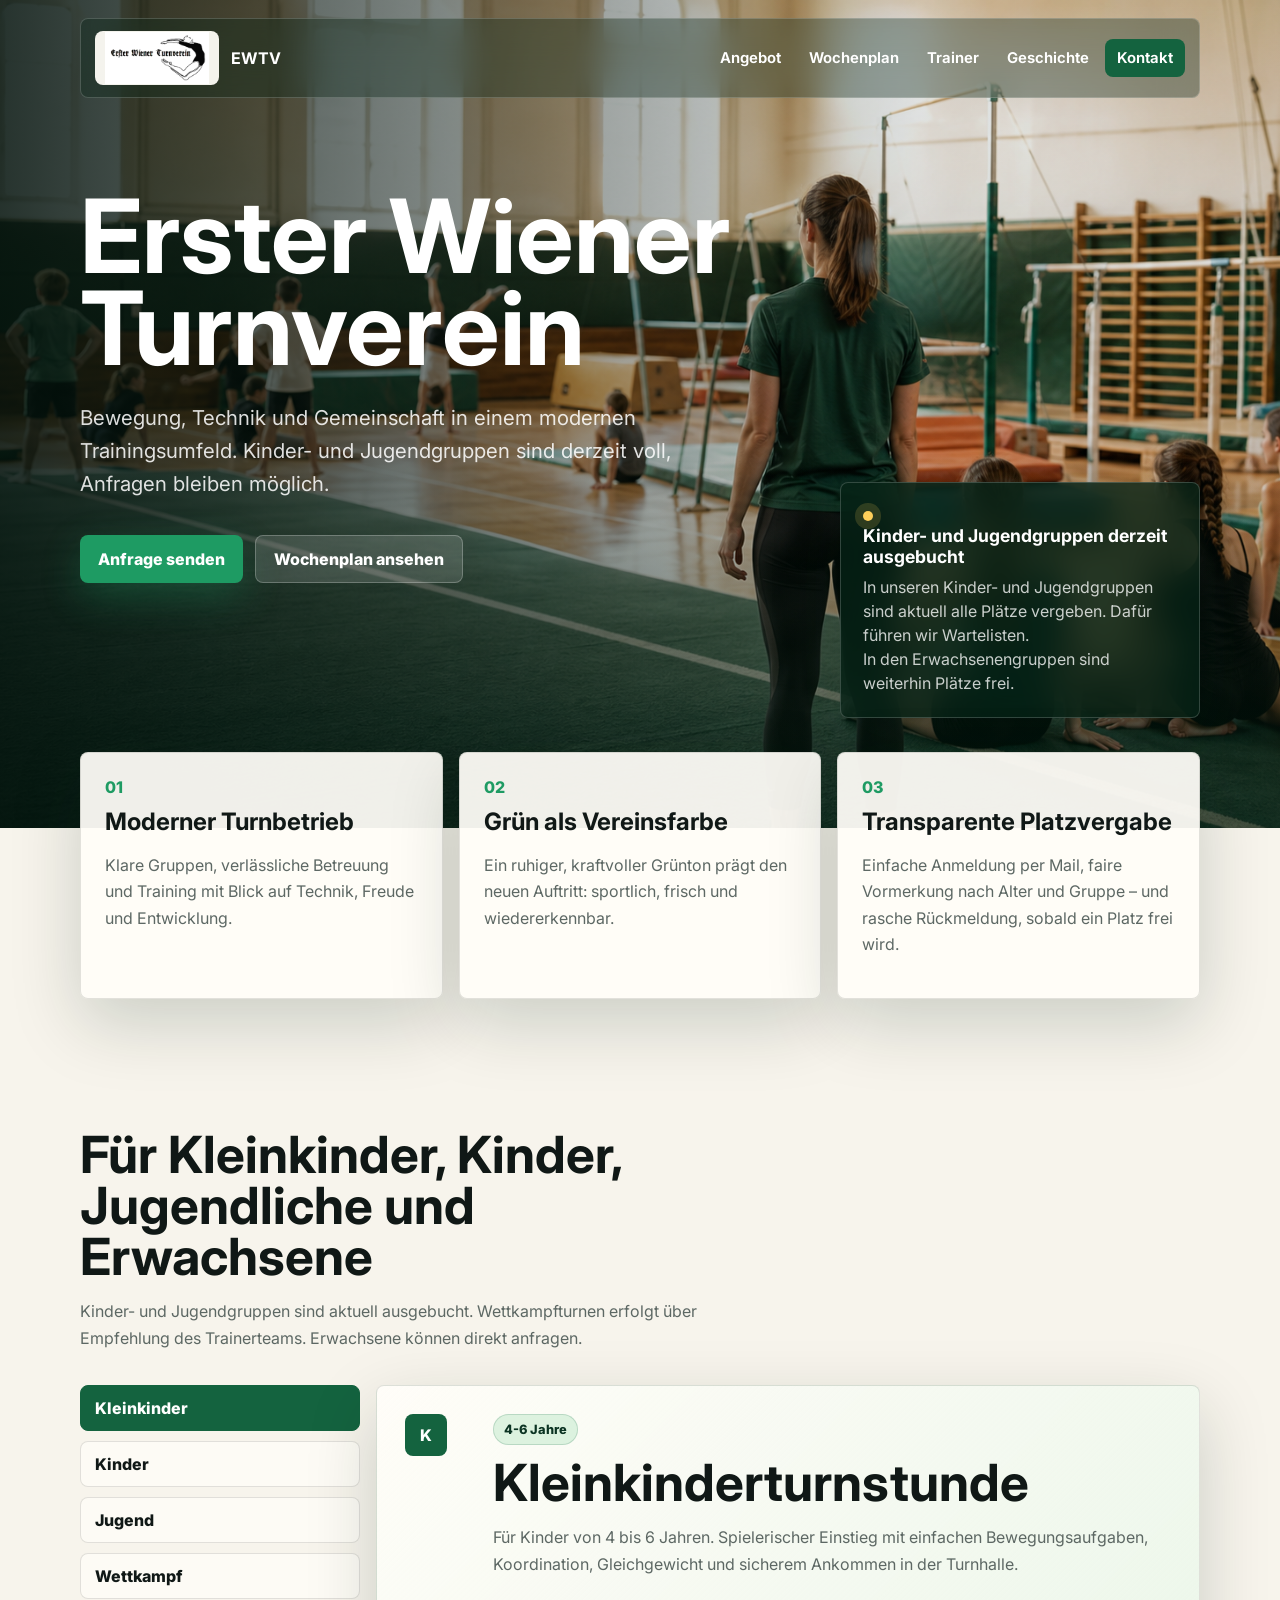
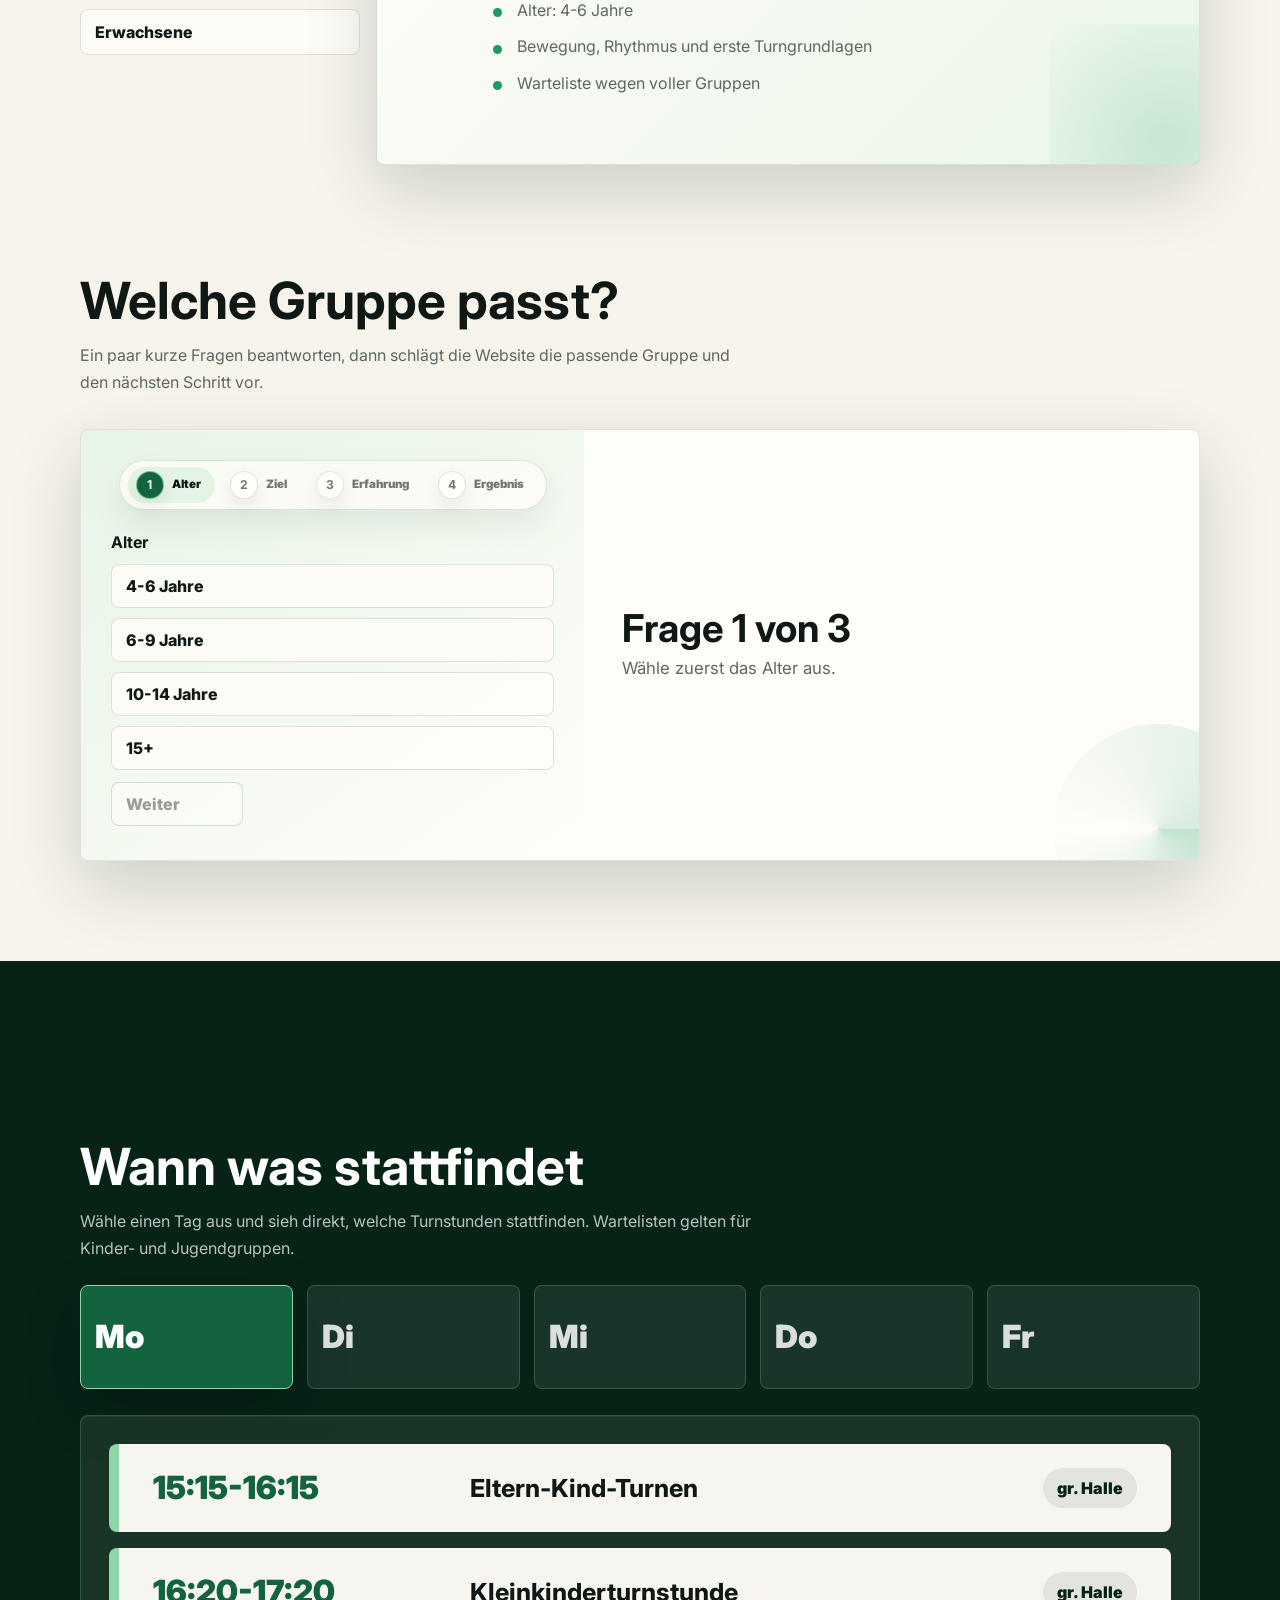
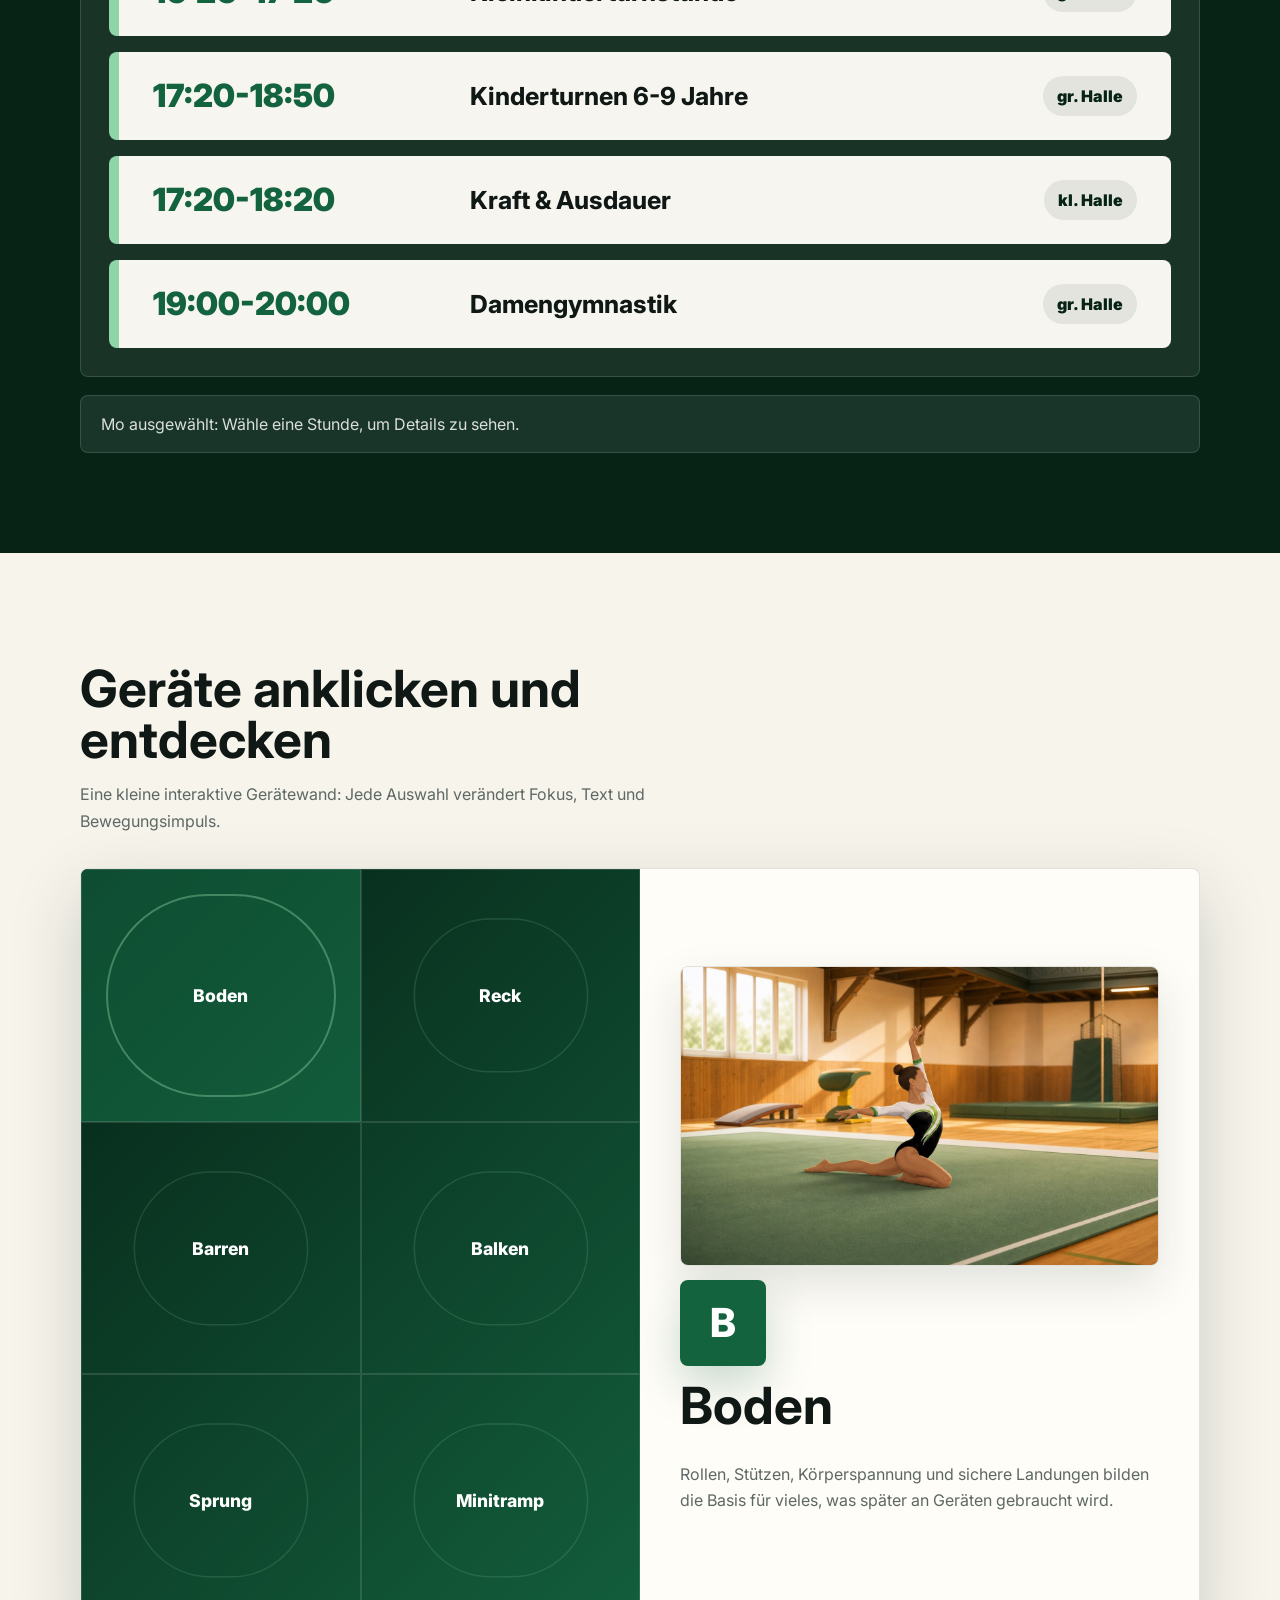
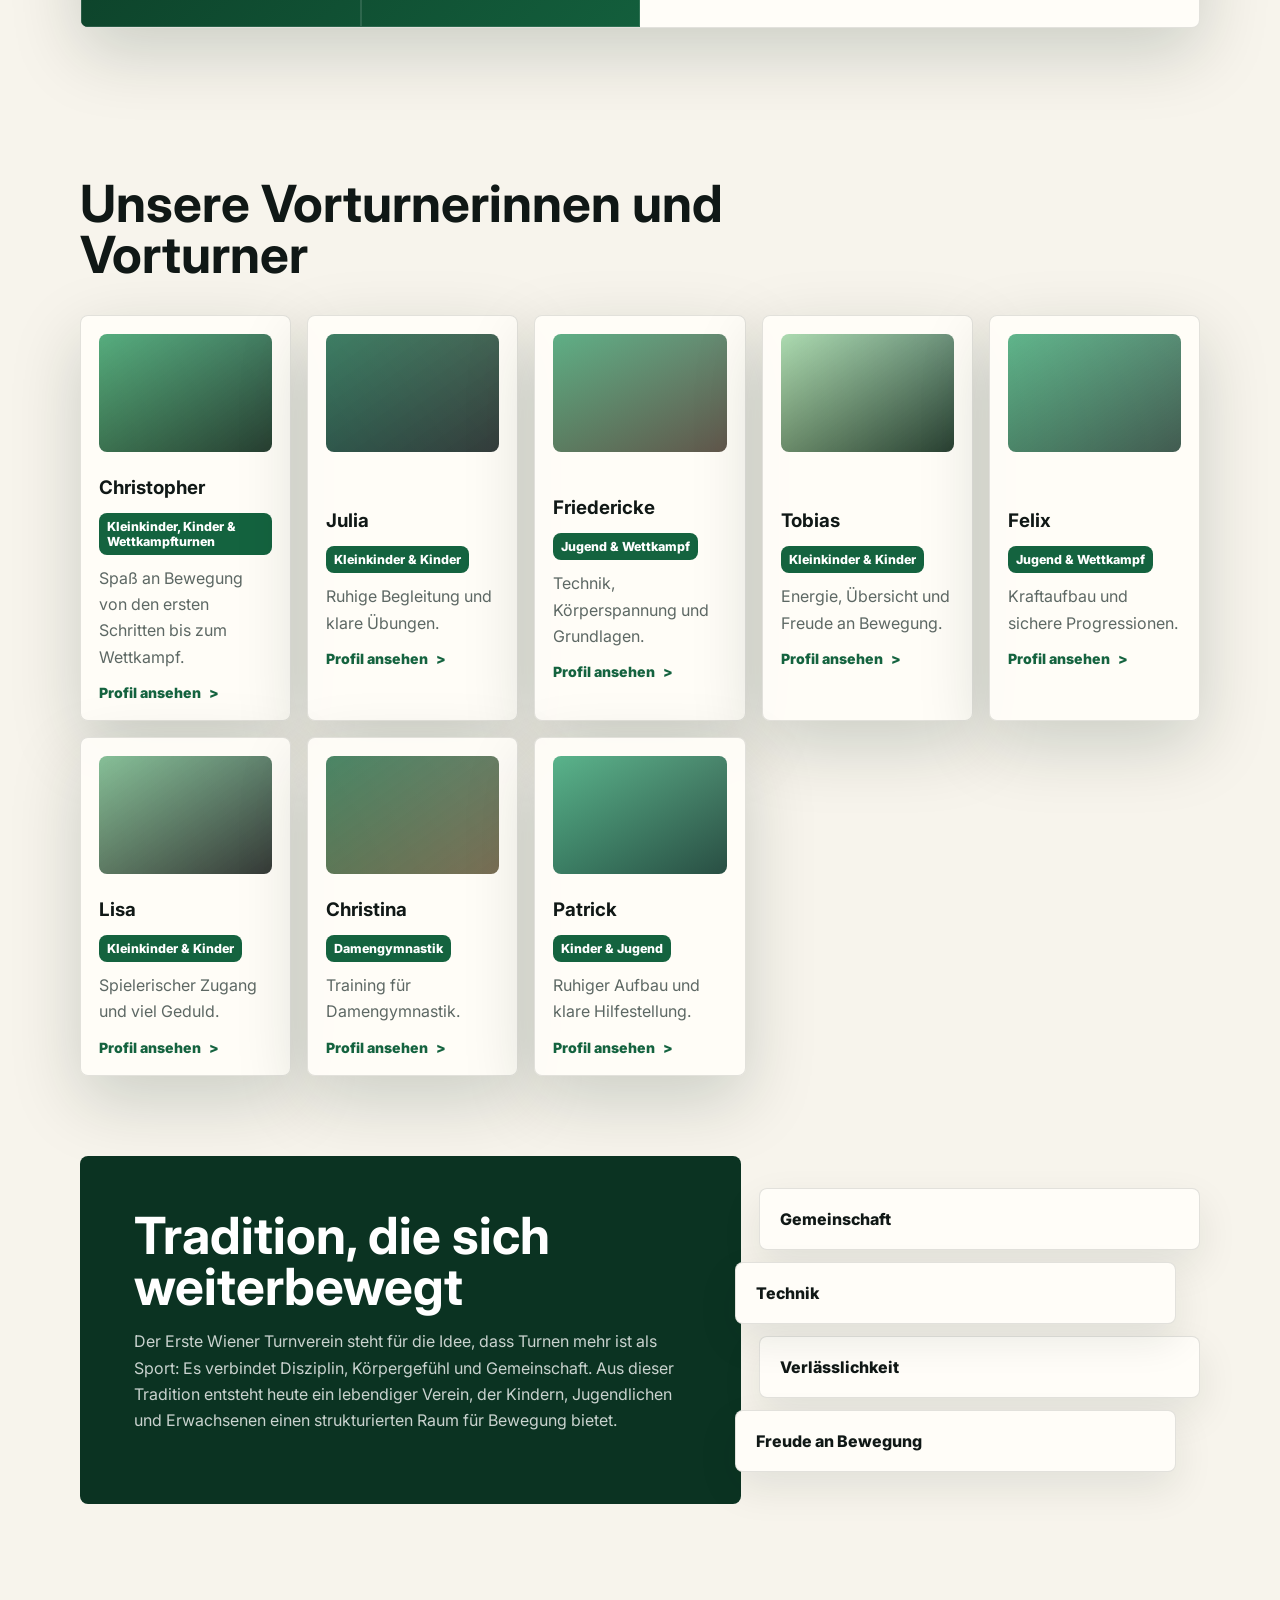
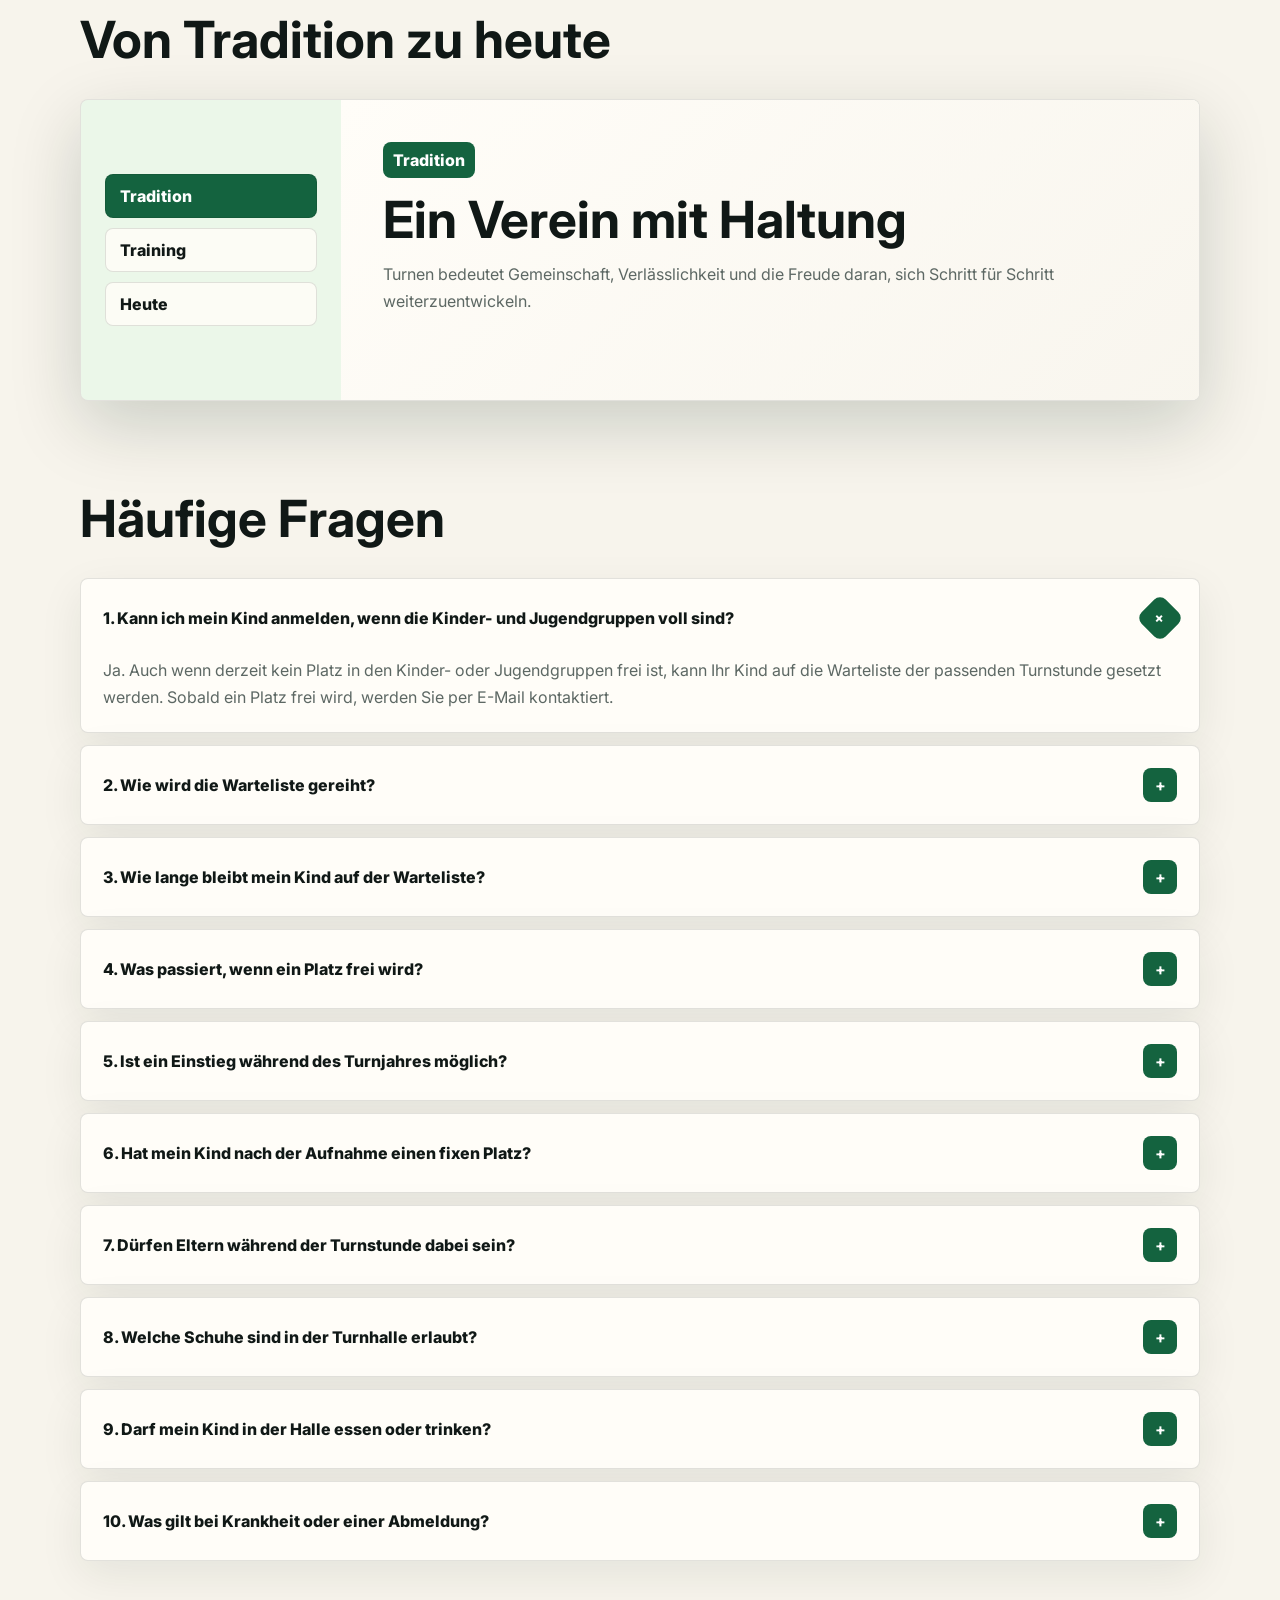
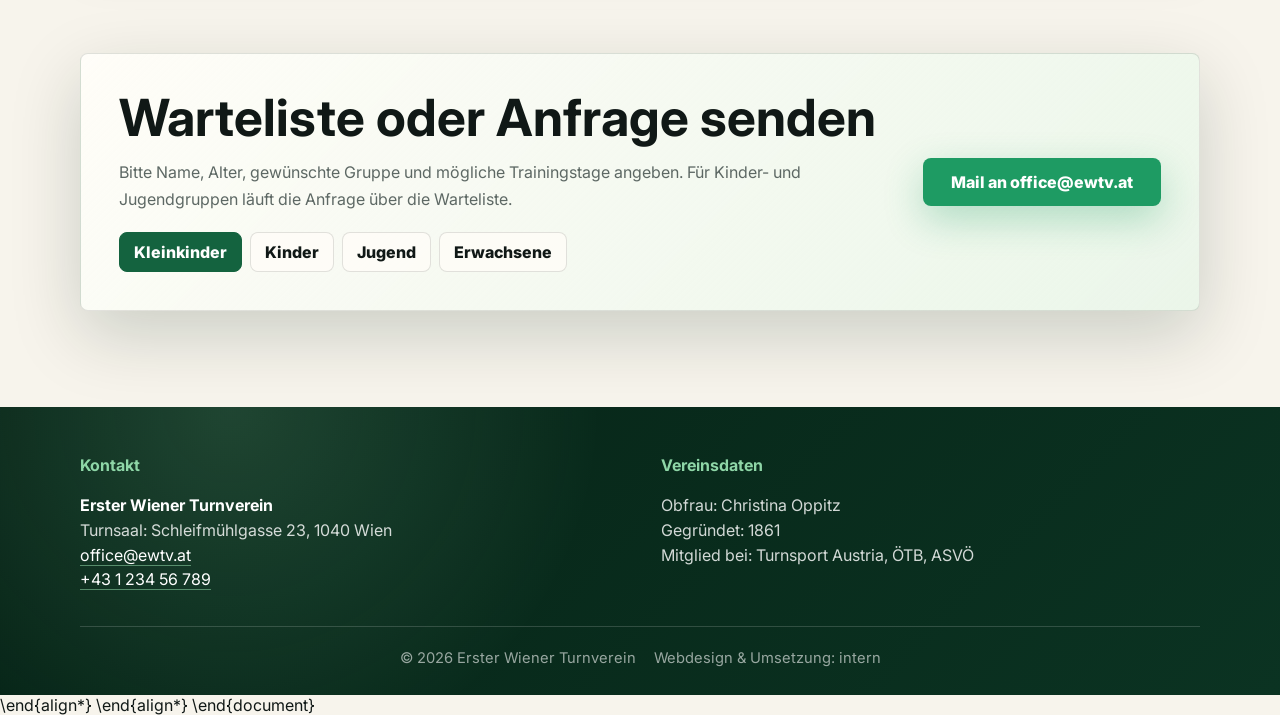
<file: index.html>
<!doctype html>
<html lang="de">
  <head>
    <meta charset="utf-8">
    <meta name="viewport" content="width=device-width, initial-scale=1">
    <meta name="description" content="Erster Wiener Turnverein: Turnstunden, Wartelisten, Trainerteam und Kontakt.">
    <title>Erster Wiener Turnverein</title>
    <link rel="preconnect" href="https://fonts.googleapis.com">
    <link rel="preconnect" href="https://fonts.gstatic.com" crossorigin>
    <link href="https://fonts.googleapis.com/css2?family=Inter:wght@400;500;600;700;800&display=swap" rel="stylesheet">
    <link rel="stylesheet" href="styles.css">
  </head>
  <body>
    <header class="site-header" data-header>
      <a class="brand" href="#start" aria-label="Erster Wiener Turnverein Startseite">
        <span class="brand-mark">
          <img src="assets/ewtv-logo.png" alt="" aria-hidden="true">
        </span>
        <span>
          <strong>EWTV</strong>
          
        </span>
      </a>
      <button class="menu-toggle" type="button" aria-label="Menü öffnen" aria-expanded="false" data-menu-toggle>
        <span></span>
        <span></span>
      </button>
      <nav class="main-nav" data-nav>
        <a href="#angebot">Angebot</a>
        <a href="#wochenplan">Wochenplan</a>
        <a href="#trainer">Trainer</a>
        <a href="#geschichte">Geschichte</a>
        <a class="nav-contact" href="#kontakt">Kontakt</a>
      </nav>
    </header>

    <main id="start">
      <section class="hero">
        <img src="assets/ewtv-hero.png" alt="Turnstunde in einer hellen Turnhalle mit Trainerin, Kindern und grünen Matten">
        <div class="hero-shade"></div>
        <div class="hero-content">
          <p class="eyebrow reveal">Turnen in Wien seit Generationen</p>
          <h1 class="reveal">Erster Wiener Turnverein</h1>
          <p class="hero-copy reveal">
            Bewegung, Technik und Gemeinschaft in einem modernen Trainingsumfeld. Kinder- und Jugendgruppen sind derzeit voll, Anfragen bleiben möglich.
          </p>
          <div class="hero-actions reveal">
            <a class="button primary" href="#kontakt">Anfrage senden</a>
            <a class="button secondary" href="#wochenplan">Wochenplan ansehen</a>
          </div>
        </div>
        <aside class="capacity-card reveal">
          <span class="status-dot"></span>
          <strong>Kinder- und Jugendgruppen derzeit ausgebucht</strong>
          <p>In unseren Kinder- und Jugendgruppen sind aktuell alle Plätze vergeben. Dafür führen wir Wartelisten.</p>
          <p>In den Erwachsenengruppen sind weiterhin Plätze frei.</p>
        </aside>
      </section>

      <section class="intro-band">
        <div class="intro-grid">
          <article class="intro-panel reveal">
            <span>01</span>
            <h2>Moderner Turnbetrieb</h2>
            <p>Klare Gruppen, verlässliche Betreuung und Training mit Blick auf Technik, Freude und Entwicklung.</p>
          </article>
          <article class="intro-panel reveal">
            <span>02</span>
            <h2>Grün als Vereinsfarbe</h2>
            <p>Ein ruhiger, kraftvoller Grünton prägt den neuen Auftritt: sportlich, frisch und wiedererkennbar.</p>
          </article>
          <article class="intro-panel reveal">
            <span>03</span>
            <h2>Transparente Platzvergabe</h2>
            <p>Einfache Anmeldung per Mail, faire Vormerkung nach Alter und Gruppe – und rasche Rückmeldung, sobald ein Platz frei wird.</p>
          </article>
        </div>
      </section>

      <section class="section overlap" id="angebot">
        <div class="section-heading reveal">
          <p class="eyebrow">Turnstunden Angebot</p>
          <h2>Für Kleinkinder, Kinder, Jugendliche und Erwachsene</h2>
          <p>Kinder- und Jugendgruppen sind aktuell ausgebucht. Wettkampfturnen erfolgt über Empfehlung des Trainerteams. Erwachsene können direkt anfragen.</p>
        </div>
        <div class="program-explorer reveal" data-tabs>
          <div class="program-tabs" role="tablist" aria-label="Turnstunden auswählen">
            <button class="is-active" type="button" role="tab" aria-selected="true" data-tab="kleinkinder">Kleinkinder</button>
            <button type="button" role="tab" aria-selected="false" data-tab="kinder">Kinder</button>
            <button type="button" role="tab" aria-selected="false" data-tab="jugend">Jugend</button>
            <button type="button" role="tab" aria-selected="false" data-tab="wettkampf">Wettkampf</button>
            <button type="button" role="tab" aria-selected="false" data-tab="erwachsene">Erwachsene</button>
          </div>
          <div class="program-stage">
            <article class="program-panel is-active" data-panel="kleinkinder">
              <span class="icon">K</span>
              <div>
                <p class="pill">4-6 Jahre</p>
                <h3>Kleinkinderturnstunde</h3>
                <p>Für Kinder von 4 bis 6 Jahren. Spielerischer Einstieg mit einfachen Bewegungsaufgaben, Koordination, Gleichgewicht und sicherem Ankommen in der Turnhalle.</p>
                <ul>
                  <li>Alter: 4-6 Jahre</li>
                  <li>Bewegung, Rhythmus und erste Turngrundlagen</li>
                  <li>Warteliste wegen voller Gruppen</li>
                </ul>
              </div>
            </article>
            <article class="program-panel" data-panel="kinder">
              <span class="icon">K</span>
              <div>
                <p class="pill">6-9 Jahre</p>
                <h3>Kinderturnen</h3>
                <p>Für Kinder von 6 bis 9 Jahren. Grundlagen werden klarer, Übungen werden strukturierter und der Spaß an Bewegung bleibt im Zentrum.</p>
                <ul>
                  <li>Alter: 6-9 Jahre</li>
                  <li>Ruhige Gruppenführung mit klaren Abläufen</li>
                  <li>Vormerkung nach Alter und freien Kapazitäten</li>
                </ul>
              </div>
            </article>
            <article class="program-panel" data-panel="jugend">
              <span class="icon">J</span>
              <div>
                <p class="pill">10-14 Jahre</p>
                <h3>Jugendturnen</h3>
                <p>Für Jugendliche von 10 bis 14 Jahren. Mehr Technik, mehr Kraft und mehr Selbstständigkeit in einer Gruppe mit klaren Trainingszielen.</p>
                <ul>
                  <li>Alter: 10-14 Jahre</li>
                  <li>Technikaufbau und Beweglichkeit</li>
                  <li>Übungen mit sichtbarer Progression</li>
                </ul>
              </div>
            </article>
            <article class="program-panel" data-panel="wettkampf">
              <span class="icon">W</span>
              <div>
                <p class="pill">8-14 Jahre, nach Absprache</p>
                <h3>Wettkampfturnen</h3>
                <p>Für Kinder und Jugendliche von 8 bis 14 Jahren, je nach Absprache mit den Trainerinnen und Trainern. Das Training findet freitags statt.</p>
                <ul>
                  <li>Alter: 8-14 Jahre</li>
                  <li>Freitag, nach Absprache mit dem Trainerteam</li>
                  <li>Geeignet nach Einschätzung von Trainingsstand und Gruppe</li>
                </ul>
              </div>
            </article>
            <article class="program-panel" data-panel="erwachsene">
              <span class="icon">E</span>
              <div>
                <p class="pill">ab 15 Jahren</p>
                <h3>Erwachsene</h3>
                <p>Für alle ab 15 Jahren. Aktives Training für Kraft, Mobilität und turnerische Grundlagen in einem strukturierten Vereinsumfeld.</p>
                <ul>
                  <li>Alter: ab 15 Jahren</li>
                  <li>Körperstabilität und Beweglichkeit</li>
                  <li>Turnerische Grundlagen ohne Leistungsdruck</li>
                </ul>
              </div>
            </article>
          </div>
        </div>
      </section>

      <section class="section finder-section">
        <div class="section-heading reveal">
          <p class="eyebrow">Interaktiver Finder</p>
          <h2>Welche Gruppe passt?</h2>
          <p>Ein paar kurze Fragen beantworten, dann schlägt die Website die passende Gruppe und den nächsten Schritt vor.</p>
        </div>
        <div class="finder reveal" data-finder>
          <div class="finder-controls" data-quiz-track>
            <div class="quiz-progress" aria-label="Quiz Fortschritt">
              <span class="is-active" data-quiz-progress="0"><b>1</b><small>Alter</small></span>
              <span data-quiz-progress="1"><b>2</b><small>Ziel</small></span>
              <span data-quiz-progress="2"><b>3</b><small>Erfahrung</small></span>
              <span data-quiz-progress="3"><b>4</b><small>Ergebnis</small></span>
            </div>
            <div class="quiz-block is-active" data-quiz-step="0">
              <h3>Alter</h3>
              <div class="quiz-options" aria-label="Alter auswählen">
                <button type="button" data-age-group="4-6">4-6 Jahre</button>
                <button type="button" data-age-group="6-9">6-9 Jahre</button>
                <button type="button" data-age-group="10-14">10-14 Jahre</button>
                <button type="button" data-age-group="15+">15+</button>
              </div>
              <button class="quiz-next" type="button" data-quiz-next disabled>Weiter</button>
            </div>
            <div class="quiz-block" data-quiz-step="1">
              <h3>Was soll beim Training im Vordergrund stehen?</h3>
              <div class="quiz-options" aria-label="Trainingsschwerpunkt auswählen">
                <button type="button" data-goal="grundlagen">Spielerisch bewegen und Turngrundlagen lernen</button>
                <button type="button" data-goal="elemente">Neue Turnelemente lernen und sicherer werden</button>
                <button type="button" data-goal="kontrolle">Kraft, Beweglichkeit und Körperkontrolle verbessern</button>
              </div>
              <button class="quiz-next" type="button" data-quiz-next disabled>Weiter</button>
            </div>
            <div class="quiz-block" data-quiz-step="2">
              <h3>Wie viel Turnerfahrung ist schon vorhanden?</h3>
              <div class="quiz-options" aria-label="Turnerfahrung auswählen">
                <button type="button" data-experience="keine">Noch keine</button>
                <button type="button" data-experience="erste">Erste turnerische Erfahrungen gesammelt</button>
                <button type="button" data-experience="regelmaessig">Regelmäßiges Training und sichere Grundlagen</button>
              </div>
              <button class="quiz-next" type="button" data-quiz-next disabled>Ergebnis anzeigen</button>
            </div>
            <button class="button secondary quiz-restart" type="button" data-quiz-restart>Neustart</button>
          </div>
          <div class="finder-result" data-finder-result>
            <div class="finder-placeholder" data-finder-placeholder>
              <strong>Frage 1 von 3</strong>
              <span>Wähle zuerst das Alter aus.</span>
            </div>
            <p class="eyebrow">Vorschlag</p>
            <h3 data-finder-title>Kleinkinderturnstunde</h3>
            <p data-finder-copy>Für Kinder von 4 bis 6 Jahren: spielerischer Einstieg, Koordination und erste Turngrundlagen.</p>
            <p class="finder-extra" data-finder-extra hidden></p>
            <a class="button primary" data-finder-mail href="mailto:office@ewtv.at?subject=Wartelisten-Anfrage%20Kleinkinderturnstunde">Diese Warteliste anfragen</a>
          </div>
        </div>
      </section>

      <section class="section schedule-section" id="wochenplan">
        <div class="section-heading reveal">
          <p class="eyebrow">Wochenplan</p>
          <h2>Wann was stattfindet</h2>
          <p>Wähle einen Tag aus und sieh direkt, welche Turnstunden stattfinden. Wartelisten gelten für Kinder- und Jugendgruppen.</p>
        </div>
        <div class="schedule-tools reveal" aria-label="Wochentag auswählen">
          <button class="is-active" type="button" data-filter="mo">Mo</button>
          <button type="button" data-filter="di">Di</button>
          <button type="button" data-filter="mi">Mi</button>
          <button type="button" data-filter="do">Do</button>
          <button type="button" data-filter="fr">Fr</button>
        </div>
        <div class="schedule reveal" data-schedule>
          <button class="schedule-row" type="button" data-day="mo" data-note="Eltern-Kind-Turnen: aktuell voll.">
            <span class="schedule-time">15:15-16:15</span>
            <span class="schedule-name">Eltern-Kind-Turnen</span>
            <span class="schedule-place">gr. Halle</span>
          </button>
          <button class="schedule-row" type="button" data-day="mo" data-note="Kleinkinderturnstunde: für 4-6 Jahre, aktuell voll.">
            <span class="schedule-time">16:20-17:20</span>
            <span class="schedule-name">Kleinkinderturnstunde</span>
            <span class="schedule-place">gr. Halle</span>
          </button>
          <button class="schedule-row" type="button" data-day="mo" data-note="Kinderturnen: für 6-9 Jahre, aktuell voll.">
            <span class="schedule-time">17:20-18:50</span>
            <span class="schedule-name">Kinderturnen 6-9 Jahre</span>
            <span class="schedule-place">gr. Halle</span>
          </button>
          <button class="schedule-row" type="button" data-day="mo" data-note="Kraft & Ausdauer: Bei Interesse bitte direkt anfragen.">
            <span class="schedule-time">17:20-18:20</span>
            <span class="schedule-name">Kraft & Ausdauer</span>
            <span class="schedule-place">kl. Halle</span>
          </button>
          <button class="schedule-row" type="button" data-day="mo" data-note="Damengymnastik: Bei Interesse bitte direkt anfragen.">
            <span class="schedule-time">19:00-20:00</span>
            <span class="schedule-name">Damengymnastik</span>
            <span class="schedule-place">gr. Halle</span>
          </button>
          <button class="schedule-row" type="button" data-day="di" data-note="Kinderturnen: für 6-9 Jahre, aktuell voll.">
            <span class="schedule-time">17:00-18:30</span>
            <span class="schedule-name">Kinderturnen 6-9 Jahre</span>
            <span class="schedule-place">gr. Halle</span>
          </button>
          <button class="schedule-row" type="button" data-day="di" data-note="Bodywork: Bei Interesse bitte direkt anfragen.">
            <span class="schedule-time">19:00-20:00</span>
            <span class="schedule-name">Bodywork</span>
            <span class="schedule-place">gr. Halle</span>
          </button>
          <button class="schedule-row" type="button" data-day="mi" data-note="Damengymnastik: Bei Interesse bitte direkt anfragen.">
            <span class="schedule-time">09:00-10:00</span>
            <span class="schedule-name">Damengymnastik</span>
            <span class="schedule-place">gr. Halle</span>
          </button>
          <button class="schedule-row" type="button" data-day="mi" data-note="Jugendturnen: für 10-14 Jahre, aktuell voll.">
            <span class="schedule-time">17:00-18:30</span>
            <span class="schedule-name">Jugendturnen 10-14 Jahre</span>
            <span class="schedule-place">gr. Halle</span>
          </button>
          <button class="schedule-row" type="button" data-day="mi" data-note="Erwachsenenturnen: aktuell nicht voll. Bei Interesse bitte direkt anfragen.">
            <span class="schedule-time">18:30-20:00</span>
            <span class="schedule-name">Erwachsenenturnen</span>
            <span class="schedule-place">gr. Halle</span>
          </button>
          <button class="schedule-row" type="button" data-day="do" data-note="Damengymnastik: Bei Interesse bitte direkt anfragen.">
            <span class="schedule-time">09:00-10:00</span>
            <span class="schedule-name">Damengymnastik</span>
            <span class="schedule-place">gr. Halle</span>
          </button>
          <button class="schedule-row" type="button" data-day="fr" data-note="Wettkampfturnen: Freitag, für 8-14 Jahre, nur nach Absprache mit den Trainerinnen und Trainern.">
            <span class="schedule-time">16:30-18:30</span>
            <span class="schedule-name">Wettkampfturnen 8-14 Jahre</span>
            <span class="schedule-place">gr. Halle</span>
          </button>
          <button class="schedule-row" type="button" data-day="fr" data-note="Erwachsenenturnen: aktuell nicht voll. Bei Interesse bitte direkt anfragen.">
            <span class="schedule-time">18:30-20:00</span>
            <span class="schedule-name">Erwachsenenturnen</span>
            <span class="schedule-place">gr. Halle</span>
          </button>
          <div class="schedule-empty is-hidden" data-day-empty>Keine Turnstunde an diesem Tag eingetragen.</div>
        </div>
        <p class="schedule-note reveal" data-schedule-note>Montag ausgewählt: Wähle eine Stunde, um Details zu sehen.</p>
      </section>

      <section class="section apparatus-section">
        <div class="section-heading reveal">
          <p class="eyebrow">Trainingsszenen</p>
          <h2>Geräte anklicken und entdecken</h2>
          <p>Eine kleine interaktive Gerätewand: Jede Auswahl verändert Fokus, Text und Bewegungsimpuls.</p>
        </div>
        <div class="apparatus-lab reveal" data-apparatus>
          <div class="apparatus-board" aria-label="Geräte auswählen">
            <button class="apparatus-item is-active" type="button" data-apparatus-key="boden">
              <span>Boden</span>
            </button>
            <button class="apparatus-item" type="button" data-apparatus-key="reck">
              <span>Reck</span>
            </button>
            <button class="apparatus-item" type="button" data-apparatus-key="barren">
              <span>Barren</span>
            </button>
            <button class="apparatus-item" type="button" data-apparatus-key="balken">
              <span>Balken</span>
            </button>
            <button class="apparatus-item" type="button" data-apparatus-key="sprung">
              <span>Sprung</span>
            </button>
            <button class="apparatus-item" type="button" data-apparatus-key="minitramp">
              <span>Minitramp</span>
            </button>
          </div>
          <div class="apparatus-detail" data-apparatus-detail>
            <img class="apparatus-image" data-apparatus-image src="assets/apparatus-boden.jpg?v=3" alt="Stilisierte Turnszene am Gerät Boden">
            <div class="motion-symbol" data-motion-symbol>B</div>
            <p class="eyebrow">Fokus</p>
            <h3 data-apparatus-title>Boden</h3>
            <p data-apparatus-copy>Rollen, Stützen, Körperspannung und sichere Landungen bilden die Basis für vieles, was später an Geräten gebraucht wird.</p>
          </div>
        </div>
      </section>

      <section class="section trainers" id="trainer">
        <div class="section-heading reveal">
          <p class="eyebrow">Trainerteam</p>
          <h2>Unsere Vorturnerinnen und Vorturner</h2>
        </div>
        <div class="trainer-grid" data-trainer-grid>
          <a class="trainer-card reveal" href="trainer.html?person=christopher" data-trainer-card="christopher">
            <div class="trainer-photo trainer-a"></div>
            <div>
              <h3>Christopher</h3>
              <span class="trainer-badge">Kleinkinder, Kinder & Wettkampfturnen</span>
              <p class="trainer-card-summary">Spaß an Bewegung von den ersten Schritten bis zum Wettkampf.</p>
              <span class="trainer-card-link">Profil ansehen</span>
            </div>
          </a>
          <a class="trainer-card reveal" href="trainer.html?person=julia" data-trainer-card="julia">
            <div class="trainer-photo trainer-b"></div>
            <div>
              <h3>Julia</h3>
              <span class="trainer-badge">Kleinkinder & Kinder</span>
              <p class="trainer-card-summary">Ruhige Begleitung und klare Übungen.</p>
              <span class="trainer-card-link">Profil ansehen</span>
            </div>
          </a>
          <a class="trainer-card reveal" href="trainer.html?person=friedericke" data-trainer-card="friedericke">
            <div class="trainer-photo trainer-c"></div>
            <div>
              <h3>Friedericke</h3>
              <span class="trainer-badge">Jugend & Wettkampf</span>
              <p class="trainer-card-summary">Technik, Körperspannung und Grundlagen.</p>
              <span class="trainer-card-link">Profil ansehen</span>
            </div>
          </a>
          <a class="trainer-card reveal" href="trainer.html?person=tobias" data-trainer-card="tobias">
            <div class="trainer-photo trainer-d"></div>
            <div>
              <h3>Tobias</h3>
              <span class="trainer-badge">Kleinkinder & Kinder</span>
              <p class="trainer-card-summary">Energie, Übersicht und Freude an Bewegung.</p>
              <span class="trainer-card-link">Profil ansehen</span>
            </div>
          </a>
          <a class="trainer-card reveal" href="trainer.html?person=felix" data-trainer-card="felix">
            <div class="trainer-photo trainer-e"></div>
            <div>
              <h3>Felix</h3>
              <span class="trainer-badge">Jugend & Wettkampf</span>
              <p class="trainer-card-summary">Kraftaufbau und sichere Progressionen.</p>
              <span class="trainer-card-link">Profil ansehen</span>
            </div>
          </a>
          <a class="trainer-card reveal" href="trainer.html?person=lisa" data-trainer-card="lisa">
            <div class="trainer-photo trainer-f"></div>
            <div>
              <h3>Lisa</h3>
              <span class="trainer-badge">Kleinkinder & Kinder</span>
              <p class="trainer-card-summary">Spielerischer Zugang und viel Geduld.</p>
              <span class="trainer-card-link">Profil ansehen</span>
            </div>
          </a>
          <a class="trainer-card reveal" href="trainer.html?person=christina" data-trainer-card="christina">
            <div class="trainer-photo trainer-g"></div>
            <div>
              <h3>Christina</h3>
              <span class="trainer-badge">Damengymnastik</span>
              <p class="trainer-card-summary">Training für Damengymnastik.</p>
              <span class="trainer-card-link">Profil ansehen</span>
            </div>
          </a>
          <a class="trainer-card reveal" href="trainer.html?person=patrick" data-trainer-card="patrick">
            <div class="trainer-photo trainer-h"></div>
            <div>
              <h3>Patrick</h3>
              <span class="trainer-badge">Kinder & Jugend</span>
              <p class="trainer-card-summary">Ruhiger Aufbau und klare Hilfestellung.</p>
              <span class="trainer-card-link">Profil ansehen</span>
            </div>
          </a>
        </div>
      </section>

      <section class="story" id="geschichte">
        <div class="story-content reveal">
          <p class="eyebrow">Geschichte</p>
          <h2>Tradition, die sich weiterbewegt</h2>
          <p>
            Der Erste Wiener Turnverein steht für die Idee, dass Turnen mehr ist als Sport: Es verbindet Disziplin, Körpergefühl und Gemeinschaft. Aus dieser Tradition entsteht heute ein lebendiger Verein, der Kindern, Jugendlichen und Erwachsenen einen strukturierten Raum für Bewegung bietet.
          </p>
        </div>
        <div class="story-stack reveal" aria-label="Vereinswerte">
          <span>Gemeinschaft</span>
          <span>Technik</span>
          <span>Verlässlichkeit</span>
          <span>Freude an Bewegung</span>
        </div>
      </section>

      <section class="section timeline-section">
        <div class="section-heading reveal">
          <p class="eyebrow">Vereinsgefühl</p>
          <h2>Von Tradition zu heute</h2>
        </div>
        <div class="timeline reveal" data-timeline>
          <div class="timeline-controls" role="tablist" aria-label="Vereinsphasen">
            <button class="is-active" type="button" data-year="tradition">Tradition</button>
            <button type="button" data-year="training">Training</button>
            <button type="button" data-year="heute">Heute</button>
          </div>
          <article class="timeline-panel">
            <span data-timeline-year>Tradition</span>
            <h3 data-timeline-title>Ein Verein mit Haltung</h3>
            <p data-timeline-copy>Turnen bedeutet Gemeinschaft, Verlässlichkeit und die Freude daran, sich Schritt für Schritt weiterzuentwickeln.</p>
          </article>
        </div>
      </section>

      <section class="section faq-section">
        <div class="section-heading reveal">
          <p class="eyebrow">Warteliste & Ablauf</p>
          <h2>Häufige Fragen</h2>
        </div>
        <div class="faq-list reveal" data-faq>
          <article class="faq-item is-open">
            <button type="button" aria-expanded="true">
              <span>1. Kann ich mein Kind anmelden, wenn die Kinder- und Jugendgruppen voll sind?</span>
              <strong>+</strong>
            </button>
            <p>Ja. Auch wenn derzeit kein Platz in den Kinder- oder Jugendgruppen frei ist, kann Ihr Kind auf die Warteliste der passenden Turnstunde gesetzt werden. Sobald ein Platz frei wird, werden Sie per E-Mail kontaktiert.</p>
          </article>
          <article class="faq-item">
            <button type="button" aria-expanded="false">
              <span>2. Wie wird die Warteliste gereiht?</span>
              <strong>+</strong>
            </button>
            <p>Die Kinder werden nach dem Zeitpunkt der eingegangenen Anfrage gereiht und in die entsprechende Warteliste aufgenommen.</p>
          </article>
          <article class="faq-item">
            <button type="button" aria-expanded="false">
              <span>3. Wie lange bleibt mein Kind auf der Warteliste?</span>
              <strong>+</strong>
            </button>
            <p>Ihr Kind bleibt auf der Warteliste, bis ein passender Platz frei wird. Eine erneute Anmeldung ist nicht notwendig.</p>
          </article>
          <article class="faq-item">
            <button type="button" aria-expanded="false">
              <span>4. Was passiert, wenn ein Platz frei wird?</span>
              <strong>+</strong>
            </button>
            <p>Sobald ein Platz frei ist, erhalten Sie eine E-Mail. Bitte antworten Sie innerhalb von zwei Wochen. Erfolgt innerhalb dieser Frist keine Rückmeldung, wird das Kind von der Warteliste genommen und der Platz dem nächsten Kind angeboten.</p>
          </article>
          <article class="faq-item">
            <button type="button" aria-expanded="false">
              <span>5. Ist ein Einstieg während des Turnjahres möglich?</span>
              <strong>+</strong>
            </button>
            <p>Ja. Die Wartelisten werden während des gesamten Turnjahres regelmäßig aktualisiert. Sobald ein Platz frei wird, kann ein Kind auch unter dem Jahr einsteigen.</p>
          </article>
          <article class="faq-item">
            <button type="button" aria-expanded="false">
              <span>6. Hat mein Kind nach der Aufnahme einen fixen Platz?</span>
              <strong>+</strong>
            </button>
            <p>Ja. Sobald Ihr Kind aufgenommen wurde, ist es Mitglied des Vereins und hat einen festen Platz im Verein. Je nach Alter und Entwicklung kann es später in eine passende andere Turnstunde aufsteigen.</p>
          </article>
          <article class="faq-item">
            <button type="button" aria-expanded="false">
              <span>7. Dürfen Eltern während der Turnstunde dabei sein?</span>
              <strong>+</strong>
            </button>
            <p>Bei den Kleinkindergruppen dürfen Eltern während der ersten drei Turnstunden dabei sein. Danach sollen die Kinder ohne Begleitung teilnehmen. So können sie sich besser auf die Turnstunde konzentrieren und werden nicht dadurch abgelenkt, dass sie zwischendurch zu ihren Eltern laufen oder etwas zeigen möchten.</p>
          </article>
          <article class="faq-item">
            <button type="button" aria-expanded="false">
              <span>8. Welche Schuhe sind in der Turnhalle erlaubt?</span>
              <strong>+</strong>
            </button>
            <p>Straßenschuhe sind in der Turnhalle nicht erlaubt. Die Kinder können barfuß, mit rutschfesten Socken oder mit Turnpatschen teilnehmen.</p>
          </article>
          <article class="faq-item">
            <button type="button" aria-expanded="false">
              <span>9. Darf mein Kind in der Halle essen oder trinken?</span>
              <strong>+</strong>
            </button>
            <p>In der Turnhalle selbst darf nicht gegessen oder getrunken werden. Im Verein gibt es aber eine Trinkecke, in der die Kinder trinken dürfen. Bitte geben Sie Ihrem Kind daher immer eine Wasserflasche mit.</p>
          </article>
          <article class="faq-item">
            <button type="button" aria-expanded="false">
              <span>10. Was gilt bei Krankheit oder einer Abmeldung?</span>
              <strong>+</strong>
            </button>
            <p>Bei Krankheit dürfen TurnerInnen aus Sicherheitsgründen nicht am Training teilnehmen. Möchte ein Kind dauerhaft nicht mehr teilnehmen, kann es per E-Mail oder persönlich bei den Trainerinnen und Trainern abgemeldet werden.</p>
          </article>
        </div>
      </section>

      <section class="contact-section" id="kontakt">
        <div class="contact-card reveal">
          <div>
            <p class="eyebrow">Kontakt</p>
            <h2>Warteliste oder Anfrage senden</h2>
            <p>
              Bitte Name, Alter, gewünschte Gruppe und mögliche Trainingstage angeben. Für Kinder- und Jugendgruppen läuft die Anfrage über die Warteliste.
            </p>
            <div class="contact-picker" data-contact-picker>
              <button class="is-active" type="button" data-subject="Kleinkinderturnstunde">Kleinkinder</button>
              <button type="button" data-subject="Kinderturnen">Kinder</button>
              <button type="button" data-subject="Jugendturnen">Jugend</button>
              <button type="button" data-subject="Erwachsene">Erwachsene</button>
            </div>
          </div>
          <a class="button primary mail-button" data-mail-link href="mailto:office@ewtv.at?subject=Wartelisten-Anfrage%20Kleinkinderturnstunde&body=Liebes%20EWTV-Team%2C%0D%0A%0D%0Aich%20m%C3%B6chte%20mich%20bzw.%20mein%20Kind%20gerne%20auf%20die%20Warteliste%20setzen%20lassen.%0D%0A%0D%0AName%3A%0D%0AAlter%3A%0D%0AGew%C3%BCnschte%20Gruppe%3A%20Kleinkinderturnstunde%0D%0AM%C3%B6gliche%20Trainingstage%3A%0D%0ATelefonnummer%3A%0D%0A%0D%0AVielen%20Dank!">
            Mail an office@ewtv.at
          </a>
        </div>
      </section>
    </main>

    <footer class="site-footer">
      <div class="footer-inner">
        <div class="footer-column">
          <h2>Kontakt</h2>
          <p>
            <strong>Erster Wiener Turnverein</strong><br>
            Turnsaal: Schleifmühlgasse 23, 1040 Wien<br>
            <a href="mailto:office@ewtv.at">office@ewtv.at</a><br>
            <a href="tel:+43123456789">+43 1 234 56 789</a>
          </p>
        </div>
        <div class="footer-column">
          <h2>Vereinsdaten</h2>
          <p>
            Obfrau: Christina Oppitz<br>
            Gegründet: 1861<br>
            Mitglied bei: Turnsport Austria, ÖTB, ASVÖ
          </p>
        </div>
      </div>
      <div class="footer-bottom">
        <span>© 2026 Erster Wiener Turnverein</span>
        <span>Webdesign & Umsetzung: intern</span>
      </div>
    </footer>

    <script src="script.js"></script>
  </body>
</html>
\end{align*}
\end{align*}
\end{document}
</file>
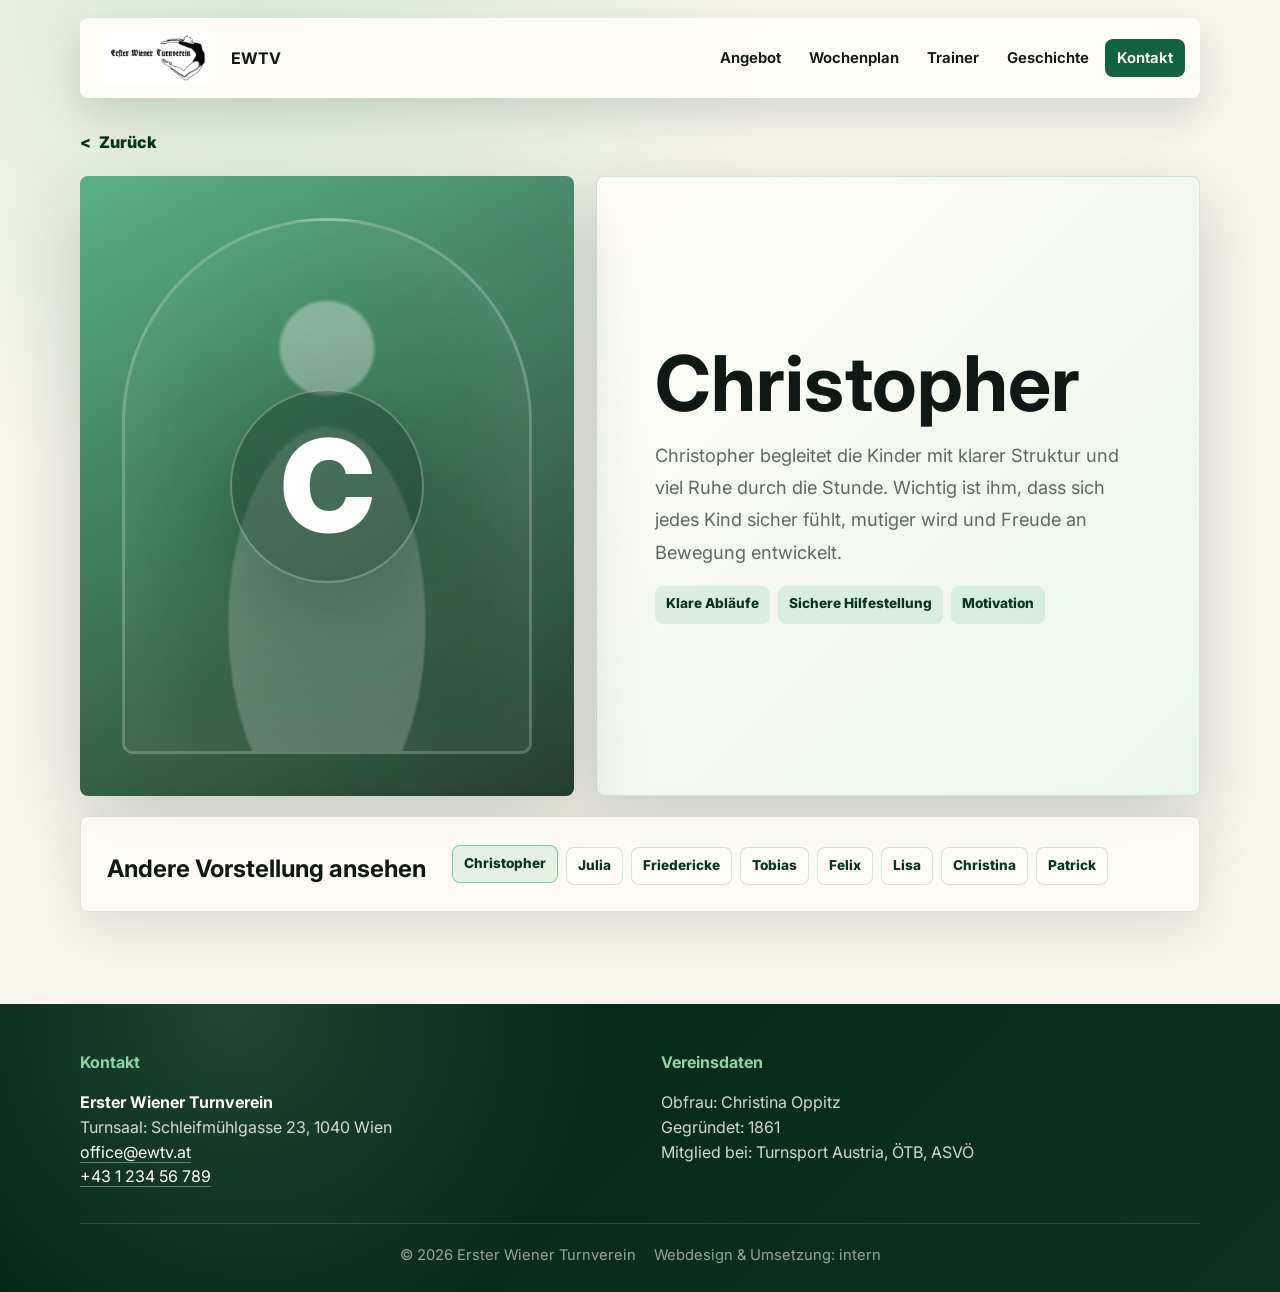
<file: trainer.html>
<!doctype html>
<html lang="de">
  <head>
    <meta charset="utf-8">
    <meta name="viewport" content="width=device-width, initial-scale=1">
    <meta name="description" content="Trainerinnen und Trainer des Ersten Wiener Turnvereins.">
    <title>Trainerteam | Erster Wiener Turnverein</title>
    <link rel="preconnect" href="https://fonts.googleapis.com">
    <link rel="preconnect" href="https://fonts.gstatic.com" crossorigin>
    <link href="https://fonts.googleapis.com/css2?family=Inter:wght@400;500;600;700;800&display=swap" rel="stylesheet">
    <link rel="stylesheet" href="styles.css">
  </head>
  <body class="trainer-page">
    <header class="site-header is-scrolled" data-header>
      <a class="brand" href="index.html#start" aria-label="Erster Wiener Turnverein Startseite">
        <span class="brand-mark">
          <img src="assets/ewtv-logo.png" alt="" aria-hidden="true">
        </span>
        <span>
          <strong>EWTV</strong>
         
        </span>
      </a>
      <button class="menu-toggle" type="button" aria-label="Menü öffnen" aria-expanded="false" data-menu-toggle>
        <span></span>
        <span></span>
      </button>
      <nav class="main-nav" data-nav>
        <a href="index.html#angebot">Angebot</a>
        <a href="index.html#wochenplan">Wochenplan</a>
        <a href="index.html#trainer">Trainer</a>
        <a href="index.html#geschichte">Geschichte</a>
        <a class="nav-contact" href="index.html#kontakt">Kontakt</a>
      </nav>
    </header>

    <main class="trainer-profile-main" data-trainer-profile>
      <a class="back-link reveal" href="index.html#trainer">Zurück</a>

      <section class="trainer-profile reveal">
        <div class="trainer-profile-photo trainer-a" data-profile-photo data-initial="C"></div>
        <article class="trainer-profile-card">
          <p class="eyebrow" data-profile-label>Kleinkinder, Kinder & Wettkampfturnen</p>
          <h1 data-profile-name>Christopher</h1>
          <p class="trainer-profile-text" data-profile-text>
            Christopher begleitet die Kinder mit klarer Struktur und viel Ruhe durch die Stunde. Wichtig ist ihm, dass sich jedes Kind sicher fühlt, mutiger wird und Freude an Bewegung entwickelt.
          </p>
          <div class="trainer-focus-list" data-profile-focus>
            <span>Klare Abläufe</span>
            <span>Sichere Hilfestellung</span>
            <span>Motivation</span>
          </div>
        </article>
      </section>

      <section class="trainer-more reveal" aria-label="Andere Trainerinnen und Trainer">
        <div>
          <p class="eyebrow">Team wechseln</p>
          <h2>Andere Vorstellung ansehen</h2>
        </div>
        <div class="trainer-switcher trainer-switcher-links" data-profile-switcher></div>
      </section>
    </main>

    <footer class="site-footer">
      <div class="footer-inner">
        <div class="footer-column">
          <h2>Kontakt</h2>
          <p>
            <strong>Erster Wiener Turnverein</strong><br>
            Turnsaal: Schleifmühlgasse 23, 1040 Wien<br>
            <a href="mailto:office@ewtv.at">office@ewtv.at</a><br>
            <a href="tel:+43123456789">+43 1 234 56 789</a>
          </p>
        </div>
        <div class="footer-column">
          <h2>Vereinsdaten</h2>
          <p>
            Obfrau: Christina Oppitz<br>
            Gegründet: 1861<br>
            Mitglied bei: Turnsport Austria, ÖTB, ASVÖ
          </p>
        </div>
      </div>
      <div class="footer-bottom">
        <span>© 2026 Erster Wiener Turnverein</span>
        <span>Webdesign & Umsetzung: intern</span>
      </div>
    </footer>

    <script src="script.js"></script>
  </body>
</html>
</file>
<file: styles.css>
:root {
  --green-950: #062316;
  --green-850: #0b3322;
  --green-700: #14633f;
  --green-500: #1e9b63;
  --green-300: #8ed6a7;
  --cream: #f7f4ec;
  --paper: #fffdf8;
  --ink: #101816;
  --muted: #5d6864;
  --line: rgba(16, 24, 22, 0.12);
  --shadow: 0 24px 70px rgba(6, 35, 22, 0.18);
}

* {
  box-sizing: border-box;
}

html {
  scroll-behavior: smooth;
}

body {
  margin: 0;
  font-family: "Inter", Arial, sans-serif;
  color: var(--ink);
  background: var(--cream);
}

img {
  max-width: 100%;
  display: block;
}

a {
  color: inherit;
  text-decoration: none;
}

button {
  font: inherit;
}

.site-header {
  position: fixed;
  top: 18px;
  left: 50%;
  z-index: 20;
  width: min(1120px, calc(100% - 32px));
  transform: translateX(-50%);
  display: flex;
  align-items: center;
  justify-content: space-between;
  gap: 24px;
  padding: 12px 14px;
  color: #fff;
  background: rgba(6, 35, 22, 0.35);
  border: 1px solid rgba(255, 255, 255, 0.18);
  border-radius: 8px;
  backdrop-filter: blur(18px);
  transition: background 240ms ease, box-shadow 240ms ease;
}

.site-header.is-scrolled {
  color: var(--ink);
  background: rgba(255, 253, 248, 0.92);
  box-shadow: 0 16px 40px rgba(6, 35, 22, 0.14);
}

.brand {
  display: inline-flex;
  align-items: center;
  gap: 12px;
  min-width: 260px;
}

.brand-mark {
  display: inline-flex;
  align-items: center;
  justify-content: center;
  width: 124px;
  height: 54px;
  padding: 7px 10px;
  background: rgba(255, 253, 248, 0.95);
  border-radius: 8px;
}

.brand-mark img {
  display: block;
  width: 100%;
  height: auto;
}

.brand strong,
.brand small {
  display: block;
  line-height: 1.05;
}

.brand small {
  opacity: 0.75;
}

.main-nav {
  display: flex;
  align-items: center;
  gap: 4px;
}

.main-nav a {
  padding: 10px 12px;
  border-radius: 8px;
  font-size: 0.93rem;
  font-weight: 650;
  transition: background 180ms ease;
}

.main-nav a:hover {
  background: rgba(30, 155, 99, 0.16);
}

.main-nav .nav-contact {
  color: #fff;
  background: var(--green-700);
}

.menu-toggle {
  display: none;
}

.hero {
  position: relative;
  min-height: 92vh;
  isolation: isolate;
  overflow: hidden;
}

.hero img {
  position: absolute;
  inset: 0;
  z-index: -3;
  width: 100%;
  height: 100%;
  object-fit: cover;
}

.hero-shade {
  position: absolute;
  inset: 0;
  z-index: -2;
  background:
    linear-gradient(90deg, rgba(3, 18, 12, 0.86) 0%, rgba(3, 18, 12, 0.5) 35%, rgba(3, 18, 12, 0.12) 72%),
    linear-gradient(0deg, rgba(6, 35, 22, 0.55) 0%, rgba(6, 35, 22, 0) 45%);
}

.hero-content {
  width: min(1120px, calc(100% - 32px));
  margin: 0 auto;
  padding: 190px 0 180px;
  color: #fff;
}

.eyebrow {
  display: none;
  margin: 0 0 14px;
  color: var(--green-300);
  font-size: 0.82rem;
  font-weight: 800;
  letter-spacing: 0;
  text-transform: uppercase;
}

.hero h1 {
  width: min(780px, 100%);
  margin: 0;
  font-size: clamp(3.5rem, 8vw, 7.6rem);
  line-height: 0.9;
  letter-spacing: 0;
}

.hero-copy {
  width: min(620px, 100%);
  margin: 28px 0 0;
  color: rgba(255, 255, 255, 0.86);
  font-size: clamp(1.08rem, 2vw, 1.28rem);
  line-height: 1.6;
}

.hero-actions {
  display: flex;
  flex-wrap: wrap;
  gap: 12px;
  margin-top: 34px;
}

.button {
  display: inline-flex;
  align-items: center;
  justify-content: center;
  min-height: 48px;
  padding: 0 18px;
  border-radius: 8px;
  font-weight: 800;
  transition: transform 180ms ease, box-shadow 180ms ease, background 180ms ease;
}

.button:hover {
  transform: translateY(-2px);
}

.button.primary {
  color: #fff;
  background: var(--green-500);
  box-shadow: 0 14px 38px rgba(30, 155, 99, 0.3);
}

.button.secondary {
  color: #fff;
  background: rgba(255, 255, 255, 0.14);
  border: 1px solid rgba(255, 255, 255, 0.24);
}

.capacity-card {
  position: absolute;
  right: max(24px, calc((100vw - 1120px) / 2));
  bottom: 110px;
  width: min(360px, calc(100% - 48px));
  padding: 22px;
  color: #fff;
  background: rgba(6, 35, 22, 0.78);
  border: 1px solid rgba(255, 255, 255, 0.18);
  border-radius: 8px;
  box-shadow: var(--shadow);
  backdrop-filter: blur(16px);
}

.capacity-card strong {
  display: block;
  margin-bottom: 8px;
  font-size: 1.1rem;
}

.capacity-card p {
  margin: 0;
  color: rgba(255, 255, 255, 0.78);
  line-height: 1.5;
}

.status-dot {
  display: inline-block;
  width: 10px;
  height: 10px;
  margin-right: 8px;
  background: #ffcf5a;
  border-radius: 50%;
  box-shadow: 0 0 0 8px rgba(255, 207, 90, 0.16);
  animation: statusPulse 1400ms ease-in-out infinite;
}

@keyframes statusPulse {
  0%,
  100% {
    transform: scale(1);
    box-shadow: 0 0 0 7px rgba(255, 207, 90, 0.14);
  }
  50% {
    transform: scale(1.32);
    box-shadow: 0 0 0 13px rgba(255, 207, 90, 0.04);
  }
}

.intro-band {
  position: relative;
  margin-top: -76px;
  z-index: 2;
}

.intro-grid {
  width: min(1120px, calc(100% - 32px));
  margin: 0 auto;
  display: grid;
  grid-template-columns: repeat(3, 1fr);
  gap: 16px;
}

.intro-panel,
.offer-card,
.trainer-card,
.contact-card {
  border: 1px solid var(--line);
  border-radius: 8px;
  background: rgba(255, 253, 248, 0.94);
  box-shadow: var(--shadow);
}

.intro-panel {
  padding: 24px;
  transition: transform 220ms ease, box-shadow 220ms ease;
}

.intro-panel:hover {
  transform: translateY(-6px);
  box-shadow: 0 28px 80px rgba(6, 35, 22, 0.22);
}

.intro-panel span {
  color: var(--green-500);
  font-weight: 800;
}

.intro-panel h2,
.offer-card h3,
.trainer-card h3 {
  margin: 10px 0;
}

.intro-panel p,
.offer-card p,
.trainer-card p,
.section-heading p,
.story-content p,
.contact-card p {
  color: var(--muted);
  line-height: 1.65;
}

.section {
  width: min(1120px, calc(100% - 32px));
  margin: 0 auto;
  padding: 110px 0 0;
}

.section.overlap {
  padding-top: 130px;
}

.section-heading {
  width: min(680px, 100%);
  margin-bottom: 34px;
}

.section-heading h2,
.story-content h2,
.contact-card h2 {
  margin: 0;
  font-size: clamp(2rem, 4vw, 4.2rem);
  line-height: 1;
  letter-spacing: 0;
}

.program-explorer {
  display: grid;
  grid-template-columns: 280px 1fr;
  gap: 16px;
  align-items: stretch;
}

.program-tabs {
  display: grid;
  gap: 10px;
  align-content: start;
}

.program-tabs button,
.schedule-tools button,
.contact-picker button {
  min-height: 46px;
  padding: 0 14px;
  color: var(--ink);
  cursor: pointer;
  background: rgba(255, 253, 248, 0.78);
  border: 1px solid var(--line);
  border-radius: 8px;
  font-weight: 800;
  text-align: left;
  transition: transform 180ms ease, background 180ms ease, color 180ms ease, border-color 180ms ease;
}

.program-tabs button:hover,
.schedule-tools button:hover,
.contact-picker button:hover {
  transform: translateY(-2px);
  border-color: rgba(30, 155, 99, 0.38);
}

.program-tabs button.is-active,
.schedule-tools button.is-active,
.contact-picker button.is-active {
  color: #fff;
  background: var(--green-700);
  border-color: var(--green-700);
}

.program-stage {
  position: relative;
  min-height: 380px;
  padding: 28px;
  overflow: hidden;
  border: 1px solid var(--line);
  border-radius: 8px;
  background:
    linear-gradient(135deg, rgba(255, 253, 248, 0.96), rgba(142, 214, 167, 0.18)),
    var(--paper);
  box-shadow: var(--shadow);
}

.program-stage::after {
  content: "";
  position: absolute;
  right: -80px;
  bottom: -90px;
  width: 230px;
  height: 230px;
  background: radial-gradient(circle, rgba(30, 155, 99, 0.18), rgba(30, 155, 99, 0));
}

.program-panel {
  position: relative;
  z-index: 1;
  display: none;
  grid-template-columns: 64px 1fr;
  gap: 24px;
  opacity: 0;
  transform: translateX(18px);
}

.program-panel.is-active {
  display: grid;
  animation: panelIn 320ms ease forwards;
}

.program-panel h3 {
  margin: 12px 0;
  font-size: clamp(1.8rem, 4vw, 3.6rem);
  line-height: 1;
}

.program-panel p:not(.pill),
.program-panel li {
  color: var(--muted);
  line-height: 1.65;
}

.program-panel ul {
  display: grid;
  gap: 10px;
  margin: 20px 0 0;
  padding: 0;
  list-style: none;
}

.program-panel li {
  position: relative;
  padding-left: 24px;
}

.program-panel li::before {
  content: "";
  position: absolute;
  left: 0;
  top: 0.72em;
  width: 9px;
  height: 9px;
  background: var(--green-500);
  border-radius: 50%;
}

@keyframes panelIn {
  to {
    opacity: 1;
    transform: translateX(0);
  }
}

.card-top {
  display: flex;
  align-items: center;
  justify-content: space-between;
  gap: 12px;
}

.icon {
  display: grid;
  place-items: center;
  width: 42px;
  height: 42px;
  color: #fff;
  background: var(--green-700);
  border-radius: 8px;
  font-weight: 800;
}

.pill {
  display: inline-flex;
  margin: 0;
  padding: 7px 10px;
  color: var(--green-850);
  background: rgba(142, 214, 167, 0.28);
  border: 1px solid rgba(20, 99, 63, 0.18);
  border-radius: 999px;
  font-size: 0.8rem;
  font-weight: 800;
}

.schedule-section {
  width: 100%;
  padding-inline: max(16px, calc((100vw - 1120px) / 2));
  padding-bottom: 100px;
  background:
    linear-gradient(180deg, rgba(247, 244, 236, 0) 0%, var(--green-950) 18%),
    var(--green-950);
  color: #fff;
}

.finder-section {
  padding-bottom: 100px;
}

.finder,
.apparatus-lab,
.timeline {
  border: 1px solid var(--line);
  border-radius: 8px;
  background: var(--paper);
  box-shadow: var(--shadow);
}

.finder {
  display: grid;
  grid-template-columns: minmax(0, 0.9fr) minmax(320px, 1.1fr);
  gap: 0;
  width: 100%;
  overflow: hidden;
}

.finder-controls {
  position: relative;
  display: grid;
  grid-template-rows: auto 1fr;
  gap: 18px;
  min-height: 430px;
  padding: 30px;
  background: linear-gradient(145deg, rgba(142, 214, 167, 0.22), rgba(255, 253, 248, 0.78));
  min-width: 0;
  overflow: hidden;
}

.quiz-progress {
  position: relative;
  z-index: 4;
  display: inline-flex;
  justify-self: center;
  gap: 7px;
  align-items: center;
  width: fit-content;
  max-width: 100%;
  min-height: 48px;
  padding: 6px 8px;
  background: rgba(255, 253, 248, 0.72);
  border: 1px solid rgba(20, 99, 63, 0.14);
  border-radius: 999px;
  box-shadow: inset 0 1px 0 rgba(255, 255, 255, 0.72), 0 14px 32px rgba(6, 35, 22, 0.08);
}

.quiz-progress span {
  position: relative;
  display: inline-flex;
  align-items: center;
  justify-content: center;
  gap: 8px;
  min-height: 36px;
  padding: 0 14px 0 8px;
  color: rgba(16, 24, 22, 0.58);
  background: transparent;
  border-radius: 999px;
  font-size: 0.72rem;
  font-weight: 900;
  text-align: center;
  transition: background 180ms ease, color 180ms ease;
}

.quiz-progress b {
  position: relative;
  z-index: 1;
  display: flex;
  align-items: center;
  justify-content: center;
  flex: 0 0 auto;
  width: 28px;
  height: 28px;
  color: var(--green-900);
  background: #fffdf8;
  border: 1px solid rgba(20, 99, 63, 0.12);
  border-radius: 50%;
  box-shadow: 0 8px 18px rgba(6, 35, 22, 0.08);
  font-size: 0.76rem;
}

.quiz-progress small {
  font-size: inherit;
  line-height: 1;
  white-space: nowrap;
}

.quiz-progress span.is-active {
  color: var(--green-900);
  background: rgba(142, 214, 167, 0.2);
}

.quiz-progress span.is-active b {
  color: #fff;
  background: var(--green-700);
  border-color: rgba(142, 214, 167, 0.8);
}

.quiz-progress span.is-done {
  color: var(--green-900);
  background: rgba(142, 214, 167, 0.1);
}

.quiz-progress span.is-done b {
  color: #fff;
  background: var(--green-500);
  border-color: rgba(142, 214, 167, 0.72);
}

.finder-controls label,
.quiz-block {
  display: grid;
  align-content: center;
  gap: 12px;
  font-weight: 800;
}

.quiz-block {
  grid-area: 2 / 1;
  min-width: 0;
  opacity: 0;
  pointer-events: none;
  transform: translateX(42px);
  transition: opacity 260ms ease, transform 260ms ease;
}

.quiz-block.is-active {
  opacity: 1;
  pointer-events: auto;
  transform: translateX(0);
}

.quiz-block.is-complete {
  transform: translateX(-42px);
}

.quiz-block h3 {
  margin: 0;
  font-size: 1rem;
}

.finder-controls input[type="range"] {
  width: 100%;
  accent-color: var(--green-700);
}

.finder-controls output {
  display: inline-flex;
  width: fit-content;
  padding: 9px 12px;
  color: #fff;
  background: var(--green-700);
  border-radius: 8px;
  font-weight: 800;
}

.goal-buttons,
.quiz-options {
  display: grid;
  gap: 10px;
  min-width: 0;
}

.goal-buttons button,
.quiz-options button,
.quiz-next,
.timeline-controls button {
  min-width: 0;
  min-height: 44px;
  padding: 0 14px;
  color: var(--ink);
  cursor: pointer;
  background: rgba(255, 253, 248, 0.82);
  border: 1px solid var(--line);
  border-radius: 8px;
  font-weight: 800;
  text-align: left;
  white-space: normal;
  overflow-wrap: anywhere;
  line-height: 1.18;
  transition: transform 180ms ease, background 180ms ease, color 180ms ease;
}

.goal-buttons button:hover,
.quiz-options button:hover,
.quiz-next:hover,
.timeline-controls button:hover {
  transform: translateY(-2px);
}

.goal-buttons button.is-active,
.quiz-options button.is-active,
.timeline-controls button.is-active {
  color: #fff;
  background: var(--green-700);
}

.quiz-next {
  justify-self: start;
  min-width: 132px;
  color: #fff;
  background: var(--green-700);
  border-color: rgba(20, 99, 63, 0.18);
}

.quiz-next:disabled {
  color: rgba(16, 24, 22, 0.42);
  cursor: not-allowed;
  background: rgba(255, 253, 248, 0.54);
  transform: none;
}

.finder-result {
  position: relative;
  display: grid;
  align-content: center;
  gap: 14px;
  min-height: 360px;
  min-width: 0;
  padding: 38px;
  overflow: hidden;
}

.finder-result > :not(.finder-placeholder) {
  opacity: 0;
  pointer-events: none;
  transition: opacity 220ms ease;
}

.finder-result:not(.is-complete) > :not(.finder-placeholder) {
  display: none;
}

.finder-result.is-complete > :not(.finder-placeholder) {
  opacity: 1;
  pointer-events: auto;
}

.finder-placeholder {
  position: relative;
  z-index: 2;
  display: grid;
  gap: 8px;
}

.finder-placeholder strong {
  font-size: clamp(1.7rem, 3vw, 2.8rem);
  line-height: 1;
}

.finder-placeholder span {
  color: var(--muted);
  font-size: 1.05rem;
  line-height: 1.5;
}

.finder-result.is-complete .finder-placeholder {
  display: none;
}

.finder-result::after {
  content: "";
  position: absolute;
  right: -64px;
  bottom: -74px;
  width: 210px;
  height: 210px;
  background: conic-gradient(from 90deg, rgba(30, 155, 99, 0.28), rgba(142, 214, 167, 0), rgba(30, 155, 99, 0.18));
  border-radius: 50%;
  animation: slowSpin 12s linear infinite;
}

.finder-result h3,
.apparatus-detail h3,
.timeline-panel h3 {
  position: relative;
  z-index: 1;
  margin: 0;
  font-size: clamp(2rem, 4vw, 4rem);
  line-height: 1;
}

.finder-result h3 {
  max-width: 100%;
  font-size: clamp(2rem, 3.2vw, 3.25rem);
  line-height: 1.05;
  hyphens: auto;
  overflow-wrap: anywhere;
}

.finder-result p:not(.eyebrow),
.apparatus-detail p:not(.eyebrow),
.timeline-panel p {
  position: relative;
  z-index: 1;
  color: var(--muted);
  line-height: 1.65;
}

.finder-extra {
  padding: 14px 16px;
  border: 1px solid rgba(30, 155, 99, 0.18);
  border-radius: 8px;
  background: rgba(142, 214, 167, 0.16);
  font-weight: 750;
}

.finder-result .button {
  position: relative;
  z-index: 1;
  width: fit-content;
}

.button.secondary.quiz-restart {
  position: absolute;
  left: 50%;
  top: 50%;
  z-index: 3;
  color: var(--green-900);
  cursor: pointer;
  background: rgba(142, 214, 167, 0.18);
  border: 1px solid rgba(20, 99, 63, 0.24);
  box-shadow: none;
  opacity: 0;
  pointer-events: none;
  transform: translate(-50%, -50%);
}

.button.secondary.quiz-restart:hover {
  color: #fff;
  background: var(--green-700);
  transform: translate(-50%, calc(-50% - 2px));
}

.finder-controls.is-complete .quiz-restart {
  opacity: 1;
  pointer-events: auto;
}

.finder-result .button[hidden] {
  display: none !important;
}

@keyframes slowSpin {
  to {
    transform: rotate(360deg);
  }
}

.schedule-section .section-heading {
  padding-top: 70px;
}

.schedule-section .section-heading p {
  color: rgba(255, 255, 255, 0.72);
}

.schedule {
  display: grid;
  gap: 16px;
  padding: 28px;
  overflow: hidden;
  border: 1px solid rgba(142, 214, 167, 0.2);
  border-radius: 8px;
  background: rgba(247, 244, 236, 0.08);
  box-shadow: inset 0 1px 0 rgba(255, 255, 255, 0.06);
}

.schedule-tools {
  display: grid;
  grid-template-columns: repeat(5, minmax(92px, 1fr));
  gap: 14px;
  margin: -10px 0 26px;
}

.schedule-tools button {
  min-height: 104px;
  color: rgba(255, 255, 255, 0.84);
  background: rgba(255, 255, 255, 0.08);
  border-color: rgba(142, 214, 167, 0.22);
  border-radius: 8px;
  font-size: clamp(1.25rem, 3vw, 2rem);
  font-weight: 900;
}

.schedule-tools button.is-active {
  color: #fff;
  background: var(--green-700);
  border-color: var(--green-300);
  box-shadow: 0 20px 54px rgba(0, 0, 0, 0.22);
}

.schedule-row {
  display: grid;
  grid-template-columns: minmax(160px, 0.8fr) minmax(220px, 1.5fr) auto;
  gap: 24px;
  align-items: center;
  width: 100%;
  padding: 24px 34px;
  color: var(--ink);
  text-align: left;
  cursor: pointer;
  background: rgba(255, 253, 248, 0.96);
  border: 0;
  border-left: 10px solid var(--green-300);
  border-radius: 8px;
  transition: background 180ms ease, transform 180ms ease, opacity 180ms ease;
}

.schedule-row:hover,
.schedule-row.is-selected {
  transform: translateX(6px);
  background: #fff;
  box-shadow: 0 20px 58px rgba(0, 0, 0, 0.18);
}

.schedule-row.is-hidden {
  display: none;
}

.schedule-time {
  color: var(--green-700);
  font-size: clamp(1.25rem, 3vw, 2rem);
  font-weight: 900;
}

.schedule-name {
  color: var(--ink);
  font-size: clamp(1.05rem, 2.3vw, 1.55rem);
  font-weight: 750;
}

.schedule-place {
  padding: 10px 14px;
  color: var(--green-950);
  background: rgba(6, 35, 22, 0.08);
  border-radius: 999px;
  font-weight: 900;
  white-space: nowrap;
}

.schedule-empty {
  padding: 34px;
  color: rgba(255, 255, 255, 0.78);
  text-align: center;
  border: 1px dashed rgba(142, 214, 167, 0.34);
  border-radius: 8px;
}

.schedule-empty.is-hidden {
  display: none;
}

.schedule-note {
  min-height: 58px;
  margin: 18px 0 0;
  padding: 18px 20px;
  color: rgba(255, 255, 255, 0.84);
  background: rgba(255, 255, 255, 0.08);
  border: 1px solid rgba(255, 255, 255, 0.14);
  border-radius: 8px;
}

.trainers {
  padding-bottom: 80px;
}

.apparatus-section {
  padding-bottom: 40px;
}

.apparatus-lab {
  display: grid;
  grid-template-columns: 1fr 1fr;
  min-height: 760px;
  overflow: hidden;
}

.apparatus-board {
  display: grid;
  grid-template-columns: 1fr 1fr;
  grid-template-rows: repeat(3, minmax(0, 1fr));
  background:
    linear-gradient(135deg, rgba(6, 35, 22, 0.94), rgba(20, 99, 63, 0.9)),
    var(--green-850);
}

.apparatus-item {
  position: relative;
  display: grid;
  place-items: center;
  min-height: 0;
  color: #fff;
  cursor: pointer;
  background: transparent;
  border: 1px solid rgba(255, 255, 255, 0.12);
  overflow: hidden;
  font-size: 1.1rem;
  font-weight: 800;
}

.apparatus-item::before {
  content: "";
  position: absolute;
  inset: 24px;
  border: 2px solid rgba(142, 214, 167, 0.4);
  border-radius: 999px;
  transform: scale(0.76);
  opacity: 0.4;
  transition: transform 220ms ease, opacity 220ms ease;
}

.apparatus-item:hover::before,
.apparatus-item.is-active::before {
  transform: scale(1);
  opacity: 1;
}

.apparatus-item.is-active {
  background: rgba(30, 155, 99, 0.34);
}

.apparatus-detail {
  display: grid;
  align-content: center;
  gap: 14px;
  padding: 40px;
  scroll-margin-top: 110px;
}

.apparatus-image {
  width: 100%;
  aspect-ratio: 16 / 10;
  object-fit: cover;
  border: 1px solid var(--line);
  border-radius: 8px;
  box-shadow: 0 18px 46px rgba(6, 35, 22, 0.12);
}

.motion-symbol {
  display: grid;
  place-items: center;
  width: 86px;
  height: 86px;
  color: #fff;
  background: var(--green-700);
  border-radius: 8px;
  font-size: 2.5rem;
  font-weight: 800;
  box-shadow: 0 18px 46px rgba(20, 99, 63, 0.24);
  animation: motionBounce 1600ms ease-in-out infinite;
}

@keyframes motionBounce {
  0%,
  100% {
    transform: translateY(0) rotate(-2deg);
  }
  50% {
    transform: translateY(-12px) rotate(3deg);
  }
}

.trainer-grid {
  display: grid;
  grid-template-columns: repeat(auto-fit, minmax(190px, 1fr));
  gap: 16px;
}

.trainer-card {
  display: grid;
  grid-template-columns: 1fr;
  gap: 14px;
  align-items: start;
  padding: 18px;
  min-height: 250px;
  overflow: hidden;
  cursor: pointer;
  transition: transform 220ms ease, box-shadow 220ms ease;
}

.trainer-card:hover,
.trainer-card:focus-visible,
.trainer-card.is-active {
  transform: translateY(-6px);
  box-shadow: 0 28px 80px rgba(6, 35, 22, 0.2);
}

.trainer-card.is-active {
  border-color: rgba(30, 155, 99, 0.48);
  background: linear-gradient(135deg, rgba(255, 253, 248, 0.96), rgba(142, 214, 167, 0.2));
}

.trainer-card:focus-visible {
  outline: 3px solid rgba(30, 155, 99, 0.42);
  outline-offset: 3px;
}

.trainer-card-link {
  display: inline-flex;
  align-items: center;
  margin-top: 14px;
  color: var(--green-700);
  font-size: 0.88rem;
  font-weight: 850;
}

.trainer-card-link::after {
  content: ">";
  margin-left: 8px;
  transition: transform 180ms ease;
}

.trainer-card:hover .trainer-card-link::after,
.trainer-card:focus-visible .trainer-card-link::after {
  transform: translateX(4px);
}

.trainer-photo {
  width: 100%;
  height: 118px;
  border-radius: 8px;
  background:
    linear-gradient(145deg, rgba(30, 155, 99, 0.72), rgba(6, 35, 22, 0.86)),
    linear-gradient(45deg, #d9c7a3, #fffdf8);
}

.trainer-badge {
  display: inline-flex;
  margin: 4px 0 10px;
  padding: 6px 8px;
  color: #fff;
  background: var(--green-700);
  border-radius: 8px;
  font-size: 0.78rem;
  font-weight: 800;
}

.trainer-card-summary {
  margin: 0;
}

.trainer-detail {
  display: grid;
  grid-template-columns: minmax(260px, 0.85fr) minmax(0, 1.15fr);
  gap: 28px;
  align-items: stretch;
  margin-top: 18px;
  padding: 24px;
  border: 1px solid rgba(30, 155, 99, 0.22);
  border-radius: 8px;
  background:
    linear-gradient(135deg, rgba(255, 253, 248, 0.98), rgba(142, 214, 167, 0.2)),
    var(--paper);
  box-shadow: 0 28px 80px rgba(6, 35, 22, 0.16);
}

.trainer-detail-photo {
  min-height: 360px;
  border-radius: 8px;
  background-size: cover;
}

.trainer-detail-copy {
  display: grid;
  align-content: center;
  gap: 14px;
  min-width: 0;
  padding: 18px 6px;
}

.trainer-detail-copy h3 {
  margin: 0;
  font-size: clamp(2rem, 4vw, 3.6rem);
  line-height: 0.95;
}

.trainer-detail-copy p:not(.eyebrow) {
  max-width: 620px;
  margin: 0;
  color: var(--muted);
  font-size: 1.04rem;
  line-height: 1.75;
}

.trainer-focus-list,
.trainer-switcher,
.trainer-detail-actions {
  display: flex;
  flex-wrap: wrap;
  gap: 8px;
}

.trainer-focus-list span,
.trainer-switcher button {
  min-height: 38px;
  padding: 9px 11px;
  border-radius: 8px;
  font-size: 0.85rem;
  font-weight: 800;
}

.trainer-focus-list span {
  color: var(--green-850);
  background: rgba(30, 155, 99, 0.12);
}

.trainer-detail-actions {
  margin-top: 8px;
}

.trainer-detail-actions button,
.trainer-switcher button {
  border: 1px solid rgba(20, 99, 63, 0.18);
  color: var(--green-850);
  background: rgba(255, 253, 248, 0.84);
  cursor: pointer;
  transition: background 180ms ease, transform 180ms ease, border-color 180ms ease;
}

.trainer-detail-actions button {
  min-height: 44px;
  padding: 10px 15px;
  border-radius: 8px;
  font-weight: 850;
}

.trainer-detail-actions button:hover,
.trainer-switcher button:hover,
.trainer-switcher button.is-active {
  border-color: rgba(30, 155, 99, 0.5);
  background: rgba(142, 214, 167, 0.22);
  transform: translateY(-2px);
}

.trainer-switcher {
  padding-top: 4px;
}

.trainer-a {
  background:
    linear-gradient(145deg, rgba(30, 155, 99, 0.72), rgba(6, 35, 22, 0.86)),
    linear-gradient(45deg, #d9c7a3, #fffdf8);
}

.trainer-page {
  background:
    radial-gradient(circle at 20% 0%, rgba(142, 214, 167, 0.28), transparent 32%),
    var(--cream);
}

.trainer-profile-main {
  width: min(1120px, calc(100% - 32px));
  margin: 0 auto;
  padding: 132px 0 92px;
}

.back-link {
  display: inline-flex;
  align-items: center;
  margin-bottom: 24px;
  color: var(--green-850);
  font-weight: 850;
}

.back-link::before {
  content: "<";
  margin-right: 8px;
}

.trainer-profile {
  display: grid;
  grid-template-columns: minmax(280px, 0.9fr) minmax(0, 1.1fr);
  gap: 22px;
  align-items: stretch;
}

.trainer-profile-photo {
  position: relative;
  display: grid;
  place-items: center;
  min-height: 620px;
  overflow: hidden;
  isolation: isolate;
  color: #fff;
  border-radius: 8px;
  background:
    linear-gradient(145deg, rgba(30, 155, 99, 0.72), rgba(6, 35, 22, 0.86)),
    linear-gradient(45deg, #d9c7a3, #fffdf8);
  background-size: cover;
  box-shadow: 0 28px 80px rgba(6, 35, 22, 0.18);
}

.trainer-profile-photo::before {
  content: "";
  position: absolute;
  inset: 42px;
  z-index: -1;
  border: 3px solid rgba(255, 255, 255, 0.24);
  border-radius: 999px 999px 52px 52px;
  background:
    radial-gradient(circle at 50% 24%, rgba(255, 255, 255, 0.34) 0 10%, transparent 11%),
    radial-gradient(ellipse at 50% 76%, rgba(255, 255, 255, 0.2) 0 34%, transparent 35%);
  box-shadow: inset 0 0 90px rgba(255, 255, 255, 0.08);
}

.trainer-profile-photo::after {
  content: attr(data-initial);
  display: grid;
  place-items: center;
  width: clamp(120px, 18vw, 190px);
  height: clamp(120px, 18vw, 190px);
  border: 2px solid rgba(255, 255, 255, 0.28);
  border-radius: 50%;
  background: rgba(6, 35, 22, 0.32);
  box-shadow: 0 28px 90px rgba(6, 35, 22, 0.32);
  font-size: clamp(4.4rem, 11vw, 8rem);
  font-weight: 900;
  line-height: 1;
}

.trainer-profile-card {
  display: grid;
  align-content: center;
  gap: 18px;
  padding: clamp(30px, 5vw, 58px);
  border: 1px solid rgba(30, 155, 99, 0.2);
  border-radius: 8px;
  background:
    linear-gradient(135deg, rgba(255, 253, 248, 0.98), rgba(142, 214, 167, 0.18)),
    var(--paper);
  box-shadow: var(--shadow);
}

.trainer-profile-card h1 {
  max-width: 100%;
  margin: 0;
  overflow-wrap: anywhere;
  font-size: clamp(2.8rem, 6vw, 5.2rem);
  line-height: 0.95;
}

.trainer-profile-text {
  max-width: 640px;
  margin: 0;
  color: var(--muted);
  font-size: 1.14rem;
  line-height: 1.78;
}

.trainer-more {
  display: grid;
  grid-template-columns: minmax(220px, 0.45fr) minmax(0, 1fr);
  gap: 20px;
  align-items: center;
  margin-top: 20px;
  padding: 26px;
  border: 1px solid var(--line);
  border-radius: 8px;
  background: rgba(255, 253, 248, 0.82);
  box-shadow: 0 18px 54px rgba(6, 35, 22, 0.1);
}

.trainer-more h2 {
  margin: 8px 0 0;
}

.trainer-switcher-links a {
  min-height: 38px;
  padding: 9px 11px;
  border: 1px solid rgba(20, 99, 63, 0.18);
  border-radius: 8px;
  color: var(--green-850);
  background: rgba(255, 253, 248, 0.84);
  font-size: 0.85rem;
  font-weight: 800;
  transition: background 180ms ease, transform 180ms ease, border-color 180ms ease;
}

.trainer-switcher-links a:hover,
.trainer-switcher-links a.is-active {
  border-color: rgba(30, 155, 99, 0.5);
  background: rgba(142, 214, 167, 0.22);
  transform: translateY(-2px);
}

.trainer-b {
  background:
    linear-gradient(145deg, rgba(20, 99, 63, 0.76), rgba(16, 24, 22, 0.82)),
    linear-gradient(45deg, #9bb9c6, #fffdf8);
}

.trainer-c {
  background:
    linear-gradient(145deg, rgba(30, 155, 99, 0.68), rgba(66, 55, 43, 0.82)),
    linear-gradient(45deg, #d7c2b3, #fffdf8);
}

.trainer-d {
  background:
    linear-gradient(145deg, rgba(142, 214, 167, 0.7), rgba(6, 35, 22, 0.86)),
    linear-gradient(45deg, #efd7a6, #fffdf8);
}

.trainer-e {
  background:
    linear-gradient(145deg, rgba(30, 155, 99, 0.66), rgba(38, 67, 56, 0.86)),
    linear-gradient(45deg, #c9d8c3, #fffdf8);
}

.trainer-f {
  background:
    linear-gradient(145deg, rgba(93, 178, 127, 0.72), rgba(16, 24, 22, 0.84)),
    linear-gradient(45deg, #ead0c1, #fffdf8);
}

.trainer-g {
  background:
    linear-gradient(145deg, rgba(20, 99, 63, 0.74), rgba(96, 82, 54, 0.82)),
    linear-gradient(45deg, #d6ddba, #fffdf8);
}

.trainer-h {
  background:
    linear-gradient(145deg, rgba(30, 155, 99, 0.68), rgba(10, 52, 40, 0.86)),
    linear-gradient(45deg, #bdd8d0, #fffdf8);
}

.story {
  display: grid;
  grid-template-columns: minmax(0, 1.2fr) minmax(320px, 0.8fr);
  gap: 18px;
  width: min(1120px, calc(100% - 32px));
  margin: 0 auto 110px;
  align-items: stretch;
}

.story-content {
  padding: 54px;
  color: #fff;
  background: var(--green-850);
  border-radius: 8px;
}

.story-content p {
  color: rgba(255, 255, 255, 0.78);
}

.story-stack {
  display: grid;
  gap: 12px;
  align-content: center;
}

.story-stack span {
  display: block;
  padding: 20px;
  background: var(--paper);
  border: 1px solid var(--line);
  border-radius: 8px;
  box-shadow: 0 16px 40px rgba(6, 35, 22, 0.09);
  font-weight: 800;
  transition: transform 220ms ease, background 220ms ease;
}

.story-stack span:hover {
  transform: translateX(8px);
  background: rgba(142, 214, 167, 0.28);
}

.story-stack span:nth-child(even) {
  transform: translateX(-24px);
}

.story-stack span:nth-child(even):hover {
  transform: translateX(-12px);
}

.timeline-section {
  padding-top: 0;
  padding-bottom: 92px;
}

.timeline {
  display: grid;
  grid-template-columns: 260px 1fr;
  overflow: hidden;
}

.timeline-controls {
  display: grid;
  gap: 10px;
  align-content: center;
  padding: 24px;
  background: rgba(142, 214, 167, 0.18);
}

.timeline-panel {
  min-height: 300px;
  padding: 42px;
  background:
    linear-gradient(135deg, rgba(255, 253, 248, 0.96), rgba(247, 244, 236, 0.82)),
    var(--paper);
}

.timeline-panel span {
  display: inline-flex;
  margin-bottom: 16px;
  padding: 8px 10px;
  color: #fff;
  background: var(--green-700);
  border-radius: 8px;
  font-weight: 800;
}

.contact-section {
  padding: 0 16px 96px;
}

.faq-section {
  padding-top: 0;
  padding-bottom: 92px;
}

.faq-list {
  display: grid;
  gap: 12px;
}

.faq-item {
  overflow: hidden;
  border: 1px solid var(--line);
  border-radius: 8px;
  background: var(--paper);
  box-shadow: 0 14px 44px rgba(6, 35, 22, 0.08);
}

.faq-item button {
  display: flex;
  align-items: center;
  justify-content: space-between;
  gap: 18px;
  width: 100%;
  padding: 22px;
  color: var(--ink);
  text-align: left;
  cursor: pointer;
  background: transparent;
  border: 0;
  font-weight: 800;
}

.faq-item strong {
  display: grid;
  flex: 0 0 auto;
  place-items: center;
  width: 34px;
  height: 34px;
  color: #fff;
  background: var(--green-700);
  border-radius: 8px;
  transition: transform 180ms ease;
}

.faq-item p {
  max-height: 0;
  margin: 0;
  padding: 0 22px;
  color: var(--muted);
  line-height: 1.65;
  opacity: 0;
  transition: max-height 260ms ease, padding 260ms ease, opacity 260ms ease;
}

.faq-item.is-open p {
  max-height: 220px;
  padding: 0 22px 22px;
  opacity: 1;
}

.faq-item.is-open strong {
  transform: rotate(45deg);
}

.contact-card {
  display: grid;
  grid-template-columns: 1fr auto;
  gap: 28px;
  align-items: center;
  width: min(1120px, 100%);
  margin: 0 auto;
  padding: 38px;
  background:
    linear-gradient(135deg, rgba(255, 253, 248, 0.94), rgba(142, 214, 167, 0.18)),
    var(--paper);
}

.mail-button {
  min-width: 238px;
}

.contact-picker {
  display: flex;
  flex-wrap: wrap;
  gap: 8px;
  margin-top: 20px;
}

.contact-picker button {
  min-height: 40px;
  text-align: center;
}

.site-footer {
  padding: 48px max(18px, calc((100vw - 1120px) / 2)) 28px;
  color: rgba(255, 255, 255, 0.78);
  background:
    radial-gradient(circle at 18% 0%, rgba(142, 214, 167, 0.18), transparent 34%),
    linear-gradient(135deg, var(--green-950), var(--green-850));
}

.footer-inner {
  display: grid;
  grid-template-columns: repeat(2, minmax(0, 1fr));
  gap: 42px;
  padding-bottom: 34px;
  border-bottom: 1px solid rgba(255, 255, 255, 0.16);
}

.footer-column h2 {
  margin: 0 0 18px;
  color: var(--green-300);
  font-size: 1rem;
  letter-spacing: 0;
}

.footer-column p {
  margin: 0;
  max-width: 440px;
  color: rgba(255, 255, 255, 0.82);
  font-size: 1rem;
  line-height: 1.55;
}

.site-footer strong,
.site-footer a {
  color: #fff;
}

.site-footer a {
  text-decoration: underline;
  text-decoration-color: rgba(142, 214, 167, 0.55);
  text-underline-offset: 4px;
}

.footer-bottom {
  display: flex;
  flex-wrap: wrap;
  justify-content: center;
  gap: 10px 18px;
  padding-top: 22px;
  color: rgba(255, 255, 255, 0.58);
  font-size: 0.92rem;
  text-align: center;
}

body.js-enabled .reveal {
  opacity: 0;
  transform: translateY(28px);
  transition: opacity 700ms ease, transform 700ms ease;
}

body.js-enabled .reveal.is-visible {
  opacity: 1;
  transform: translateY(0);
}

@media (prefers-reduced-motion: reduce) {
  .status-dot,
  .finder-result::after,
  .motion-symbol {
    animation: none;
  }
}

@media (max-width: 920px) {
  .menu-toggle {
    display: grid;
    gap: 6px;
    width: 44px;
    height: 44px;
    place-content: center;
    color: inherit;
    background: rgba(255, 255, 255, 0.12);
    border: 1px solid rgba(255, 255, 255, 0.18);
    border-radius: 8px;
  }

  .menu-toggle span {
    display: block;
    width: 20px;
    height: 2px;
    background: currentColor;
  }

  .main-nav {
    position: absolute;
    top: calc(100% + 8px);
    left: 0;
    right: 0;
    display: none;
    padding: 8px;
    background: rgba(255, 253, 248, 0.96);
    border: 1px solid var(--line);
    border-radius: 8px;
    box-shadow: var(--shadow);
  }

  .main-nav.is-open {
    display: grid;
  }

  .main-nav a {
    color: var(--ink);
  }

  .main-nav .nav-contact {
    color: #fff;
  }

  .hero-content {
    padding: 150px 0 34px;
  }

  .capacity-card {
    position: relative;
    right: auto;
    bottom: auto;
    width: min(520px, calc(100% - 32px));
    margin: 0 auto 34px;
  }

  .intro-grid,
  .program-explorer,
  .finder,
  .apparatus-lab,
  .trainer-grid,
  .trainer-detail,
  .trainer-profile,
  .trainer-more,
  .story,
  .timeline,
  .contact-card,
  .footer-inner {
    grid-template-columns: 1fr;
  }

  .program-tabs {
    grid-template-columns: repeat(5, minmax(0, 1fr));
  }

  .program-tabs button {
    text-align: center;
  }

  .schedule-tools {
    grid-template-columns: repeat(5, minmax(54px, 1fr));
    gap: 8px;
  }

  .schedule-tools button {
    min-height: 72px;
    padding: 12px 8px;
  }

  .schedule-row {
    grid-template-columns: 1fr;
    gap: 8px;
  }

  .schedule-row.head {
    display: none;
  }

  .story-stack span:nth-child(even) {
    transform: none;
  }

  .apparatus-board {
    min-height: 560px;
  }

  .trainer-detail-photo {
    min-height: 260px;
  }

  .trainer-profile-main {
    padding-top: 112px;
  }

  .trainer-profile-photo {
    min-height: 360px;
  }
}

@media (max-width: 560px) {
  .site-header {
    top: 10px;
    width: calc(100% - 20px);
  }

  .brand {
    min-width: 0;
  }

  .brand-mark {
    width: 78px;
    height: 38px;
    padding: 5px 7px;
  }

  .brand strong {
    max-width: 150px;
    white-space: nowrap;
    overflow: hidden;
    text-overflow: ellipsis;
  }

  .hero {
    min-height: auto;
  }

  .hero h1 {
    font-size: 3.25rem;
  }

  .button,
  .mail-button {
    width: 100%;
  }

  .intro-band {
    margin-top: 0;
  }

  .section,
  .section.overlap {
    padding-top: 82px;
  }

  .story-content,
  .contact-card {
    padding: 26px;
  }

  .program-tabs {
    grid-template-columns: 1fr;
  }

  .program-stage {
    min-height: 520px;
    padding: 22px;
  }

  .program-panel {
    grid-template-columns: 1fr;
  }

  .quiz-progress {
    display: grid;
    grid-template-columns: repeat(2, minmax(0, 1fr));
    width: 100%;
    min-height: 44px;
    padding: 5px;
  }

  .quiz-progress span {
    min-height: 32px;
    padding: 0 6px;
    font-size: 0.66rem;
    gap: 5px;
  }

  .quiz-progress b {
    width: 22px;
    height: 22px;
    font-size: 0.7rem;
  }

  .quiz-progress small {
    max-width: 54px;
    overflow: hidden;
    text-overflow: ellipsis;
  }

  .finder-result {
    min-height: 320px;
    padding: 26px;
  }

  .finder-result .button {
    width: 100%;
  }

  .apparatus-board {
    grid-template-columns: 1fr;
    grid-template-rows: repeat(6, minmax(96px, 1fr));
    min-height: 640px;
  }

  .apparatus-detail,
  .trainer-detail,
  .trainer-profile-card,
  .trainer-more,
  .timeline-panel {
    padding: 26px;
  }

  .trainer-detail-actions button,
  .trainer-switcher button {
    flex: 1 1 auto;
  }

  .trainer-profile-photo {
    min-height: 280px;
  }

  .trainer-profile-card h1 {
    font-size: 3rem;
  }
}
</file>
